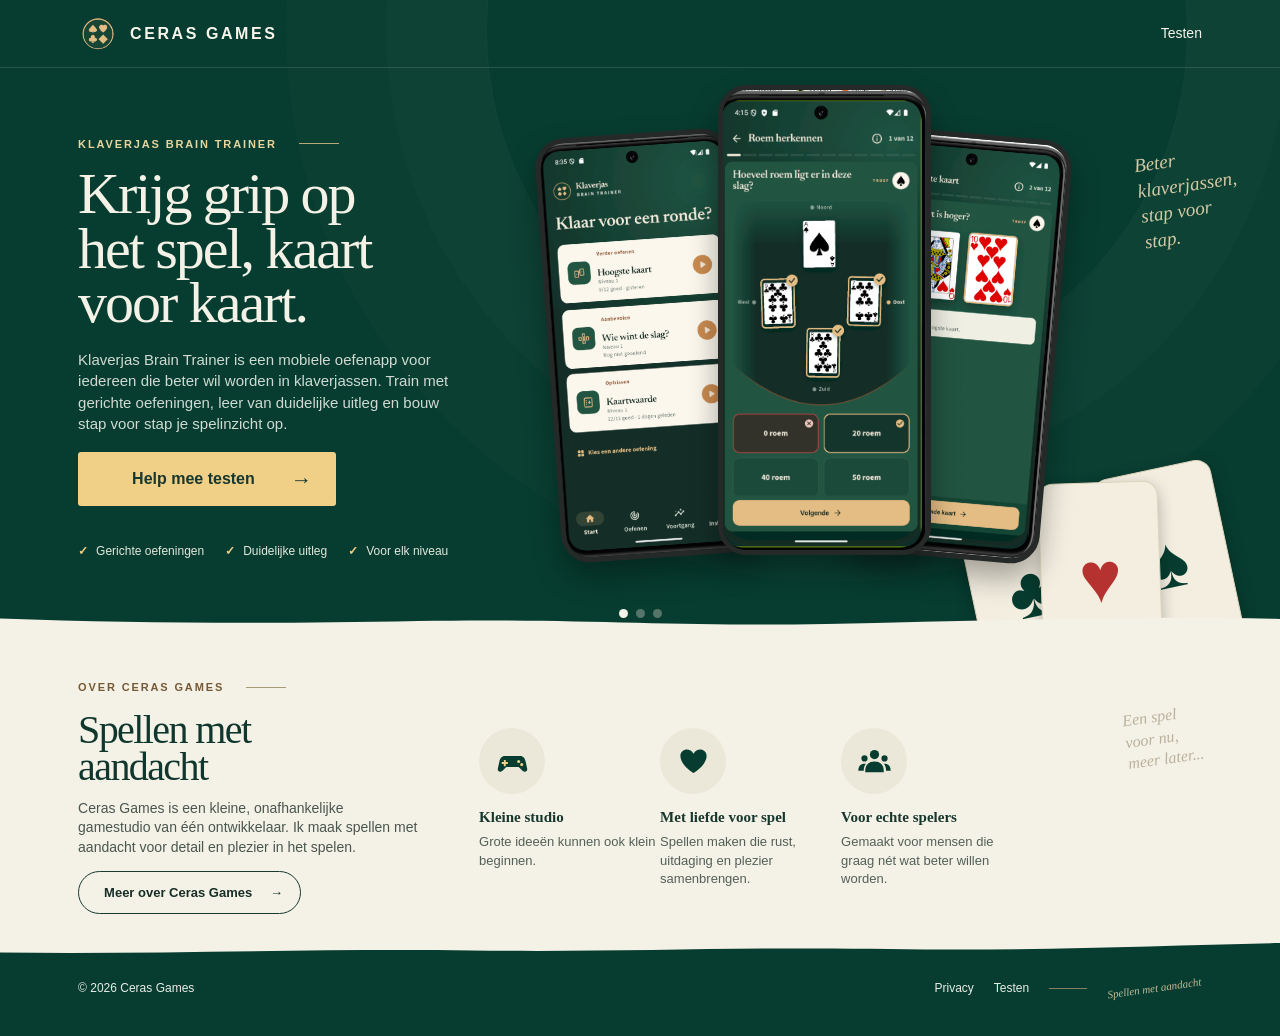
<file: index.html>
<!doctype html>
<html lang="nl">
  <head>
    <meta charset="utf-8">
    <meta name="viewport" content="width=device-width, initial-scale=1">
    <meta name="description" content="Ceras Games maakt kleine spellen met aandacht voor detail en plezier in het spelen. Ontdek Klaverjas Brain Trainer.">
    <meta name="theme-color" content="#073d30">
    <title>Ceras Games — spellen met aandacht</title>
    <link rel="icon" type="image/png" sizes="512x512" href="assets/app-icon.png">
    <link rel="apple-touch-icon" href="assets/app-icon.png">
    <link rel="stylesheet" href="home.css">
  </head>
  <body>
    <header class="header">
      <a class="brand" href="index.html#top" aria-label="Ceras Games, naar boven"><img src="assets/app-icon.png" width="40" height="40" alt=""><span>CERAS GAMES</span></a>
      <nav aria-label="Hoofdnavigatie">
        <a href="index.html#nieuws" hidden>Nieuws</a>
        <a href="/testen">Testen</a>
      </nav>
    </header>
    <main id="top">
      <section class="hero" id="games">
        <div class="wrap hero-wrap">
          <div class="hero-copy">
            <p class="eyebrow">KLAVERJAS BRAIN TRAINER <i></i></p>
            <h1>Krijg grip op<br>het spel, kaart<br>voor kaart.</h1>
            <p class="intro">Klaverjas Brain Trainer is een mobiele oefenapp voor iedereen die beter wil worden in klaverjassen. Train met gerichte oefeningen, leer van duidelijke uitleg en bouw stap voor stap je spelinzicht op.</p>
            <a class="primary" href="/testen">Help mee testen <span>→</span></a>
            <ul class="benefits">
              <li>Gerichte oefeningen</li>
              <li>Duidelijke uitleg</li>
              <li>Voor elk niveau</li>
            </ul>
          </div>
          <div class="phones" aria-label="Screenshots van Klaverjas Brain Trainer">
            <figure class="phone back left"><img src="assets/klaverjas-startscherm.png" alt="Startscherm met klaverjasoefeningen"></figure>
            <figure class="phone back right"><img src="assets/klaverjas-kaartoefening.png" alt="Kaartoefening in de app"></figure>
            <figure class="phone front"><img src="assets/klaverjas-oefening.png" alt="Oefening Roem herkennen"></figure>
            <p class="scribble">Beter<br>klaverjassen,<br>stap voor<br>stap.</p>
            <div class="cards" aria-hidden="true"><span>♣</span><span>♥</span><span>♠</span></div>
          </div>
        </div>
        <div class="dots"><i></i><i></i><i></i></div>
      </section>
      <section class="about">
        <div class="wrap about-wrap">
          <div>
            <p class="eyebrow dark">OVER CERAS GAMES <i></i></p>
            <h2>Spellen met<br>aandacht</h2>
            <p class="about-text">Ceras Games is een kleine, onafhankelijke gamestudio van één ontwikkelaar. Ik maak spellen met aandacht voor detail en plezier in het spelen.</p>
            <a class="outline" href="index.html#nieuws" hidden>Meer over Ceras Games <span>→</span></a>
          </div>
          <div class="principles">
            <article>
              <span><svg viewBox="0 0 48 48" aria-hidden="true"><path d="M14 17h20c4 0 6 3 7 7l2 9c1 4-3 6-6 3l-5-5H16l-5 5c-3 3-7 1-6-3l2-9c1-4 3-7 7-7Z" fill="#073d30"/><path d="M14 22v8m-4-4h8" stroke="#f0cf87" stroke-width="2.5"/><circle cx="32" cy="24" r="2" fill="#f0cf87"/><circle cx="36" cy="28" r="2" fill="#f0cf87"/></svg></span>
              <h3>Kleine studio</h3><p>Grote ideeën kunnen ook klein beginnen.</p>
            </article>
            <article>
              <span><svg viewBox="0 0 48 48" aria-hidden="true"><path d="M24 39S7 29 7 17c0-9 12-12 17-3 5-9 17-6 17 3 0 12-17 22-17 22Z" fill="#073d30"/></svg></span>
              <h3>Met liefde voor spel</h3><p>Spellen maken die rust, uitdaging en plezier samenbrengen.</p>
            </article>
            <article>
              <span><svg viewBox="0 0 48 48" aria-hidden="true"><circle cx="24" cy="15" r="6" fill="#073d30"/><circle cx="11" cy="20" r="4" fill="#073d30"/><circle cx="37" cy="20" r="4" fill="#073d30"/><path d="M12 36c0-8 5-12 12-12s12 4 12 12v2H12Zm-9 0c0-6 3-9 8-9h2c-2 2-3 5-3 9Zm31-9h3c5 0 8 3 8 9H39c0-4-1-7-3-9Z" fill="#073d30"/></svg></span>
              <h3>Voor echte spelers</h3><p>Gemaakt voor mensen die graag nét wat beter willen worden.</p>
            </article>
          </div>
          <p class="scribble about-note">Een spel<br>voor nu,<br>meer later...</p>
        </div>
      </section>
      <section class="news" id="nieuws" hidden>
        <div class="wrap news-wrap">
          <div class="news-heading">
            <div><p class="eyebrow dark">NIEUWS <i></i></p><h2>Het laatste<br>van Ceras Games</h2><p>Updates, aankondigingen en een kijkje achter de schermen.</p></div>
            <a href="index.html#nieuws">Bekijk alle nieuwsberichten <span>→</span></a>
          </div>
          <div class="news-grid">
            <article class="story"><div class="thumb cards-thumb"><span>♥</span><span>♠</span><span>♣</span><b>✦</b></div><div class="story-body"><time>12 JAN 2026</time><h3>Klaverjas Brain Trainer nu beschikbaar</h3><p>De app is vanaf vandaag te downloaden op iOS en Android.</p><a href="/testen" aria-label="Lees meer">→</a></div></article>
            <article class="story"><div class="thumb stats-thumb"><span>◉</span><b>▮▮▮</b></div><div class="story-body"><time>5 JAN 2026</time><h3>Nieuwe oefeningen en statistieken</h3><p>We werken aan nieuwe oefeningen en een overzicht van je voortgang. Stay tuned!</p><a href="/testen" aria-label="Lees meer">→</a></div></article>
            <article class="story"><div class="thumb mug-thumb"><span>☕</span></div><div class="story-body"><time>22 DEC 2025</time><h3>Achter de schermen</h3><p>Een kijkje in het ontwikkelingsproces van Klaverjas Brain Trainer.</p><a href="/testen" aria-label="Lees meer">→</a></div></article>
          </div>
          <span class="scribble news-note">Goede<br>spellen blijven<br>hangen.</span>
        </div>
      </section>
    </main>
    <footer>
      <div class="wrap">
        <p>© 2026 Ceras Games</p>
        <nav aria-label="Footer"><a href="privacy.html">Privacy</a><a href="/testen">Testen</a><i></i><span class="scribble">Spellen met aandacht</span></nav>
      </div>
    </footer>
  </body>
</html>
</file>
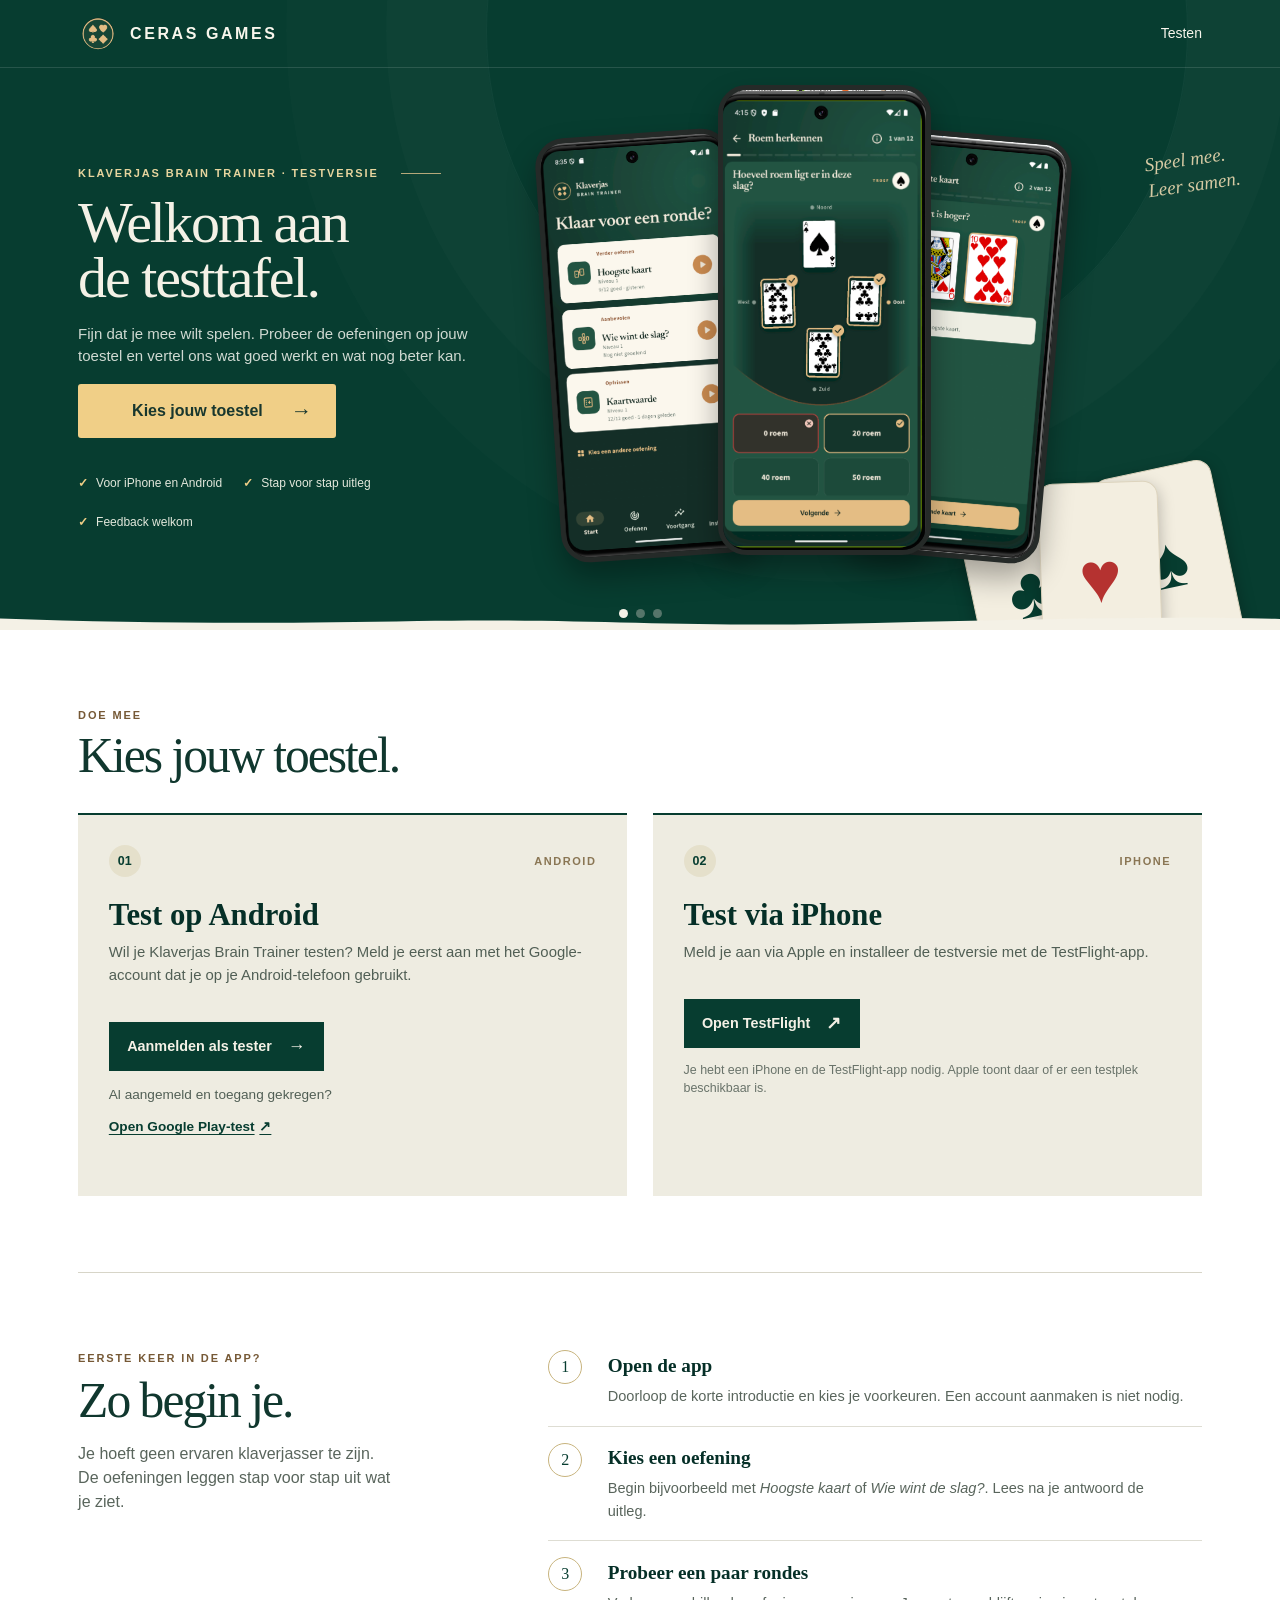
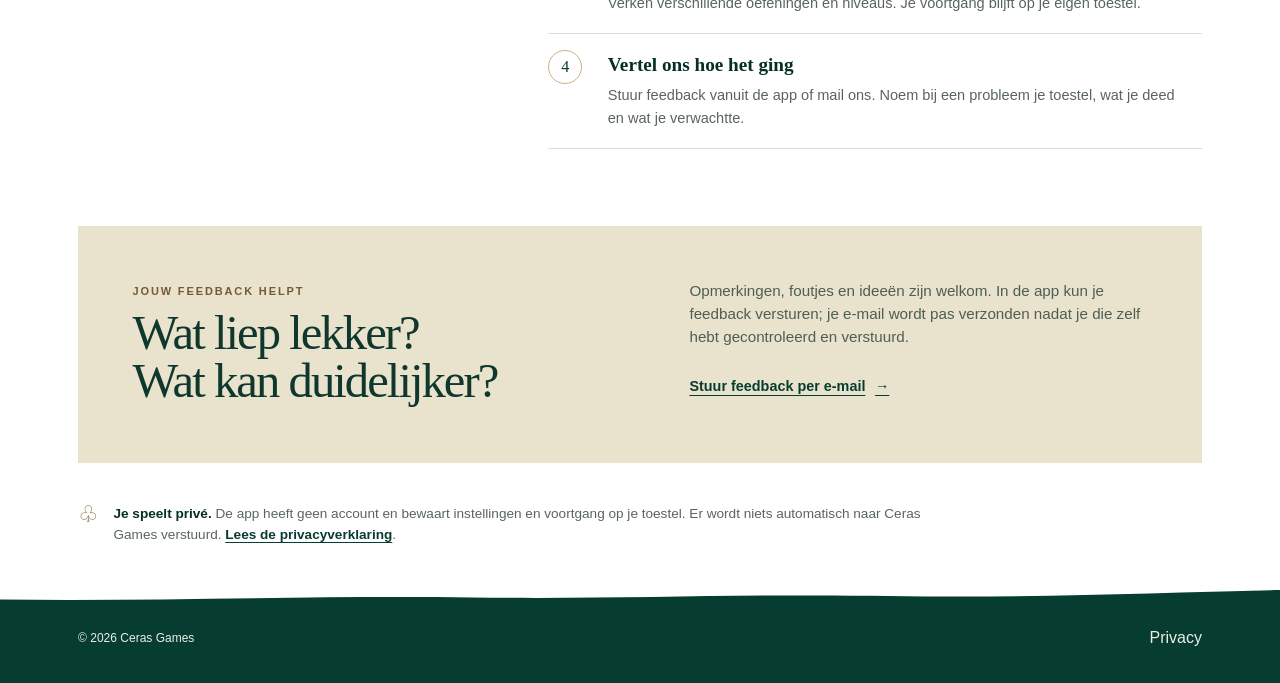
<file: testen/index.html>
<!doctype html>
<html lang="nl">
  <head>
    <meta charset="utf-8">
    <meta name="viewport" content="width=device-width, initial-scale=1">
    <meta name="description" content="Welkom bij de test van Klaverjas Brain Trainer. Doe mee via Google Play op Android of via TestFlight op iPhone.">
    <meta name="theme-color" content="#073d30">
    <title>Test mee — Klaverjas Brain Trainer | Ceras Games</title>
    <link rel="icon" type="image/png" sizes="512x512" href="../assets/app-icon.png">
    <link rel="apple-touch-icon" href="../assets/app-icon.png">
    <link rel="stylesheet" href="../home.css">
    <link rel="stylesheet" href="testen.css">
  </head>
  <body>
    <header class="header">
      <a class="brand" href="../index.html#top" aria-label="Ceras Games, home"><img src="../assets/app-icon.png" width="40" height="40" alt=""><span>CERAS GAMES</span></a>
      <nav aria-label="Hoofdnavigatie">
        <a href="../index.html#nieuws" hidden>Nieuws</a>
        <a href="/testen" aria-current="page">Testen</a>
      </nav>
    </header>
    <main class="tester-main">
      <section class="hero" aria-labelledby="test-title">
        <div class="wrap hero-wrap">
          <div class="hero-copy">
            <p class="eyebrow">KLAVERJAS BRAIN TRAINER · TESTVERSIE <i></i></p>
            <h1 id="test-title">Welkom aan<br>de testtafel.</h1>
            <p class="intro">Fijn dat je mee wilt spelen. Probeer de oefeningen op jouw toestel en vertel ons wat goed werkt en wat nog beter kan.</p>
            <a class="primary" href="#aanmelden">Kies jouw toestel <span aria-hidden="true">→</span></a>
            <ul class="benefits" aria-label="Wat je als tester kunt verwachten">
              <li>Voor iPhone en Android</li>
              <li>Stap voor stap uitleg</li>
              <li>Feedback welkom</li>
            </ul>
          </div>
          <div class="phones" aria-label="Screenshots van Klaverjas Brain Trainer">
            <figure class="phone back left"><img src="../assets/klaverjas-startscherm.png" alt="Startscherm met klaverjasoefeningen"></figure>
            <figure class="phone back right"><img src="../assets/klaverjas-kaartoefening.png" alt="Kaartoefening in de app"></figure>
            <figure class="phone front"><img src="../assets/klaverjas-oefening.png" alt="Oefening Roem herkennen"></figure>
            <p class="scribble">Speel mee.<br>Leer samen.</p>
            <div class="cards" aria-hidden="true"><span>♣</span><span>♥</span><span>♠</span></div>
          </div>
        </div>
        <div class="dots" aria-hidden="true"><i></i><i></i><i></i></div>
      </section>

      <section class="tester-join wrap" id="aanmelden" aria-labelledby="join-title">
        <div class="tester-section-heading">
          <p class="tester-eyebrow">DOE MEE</p>
          <h2 id="join-title">Kies jouw toestel.</h2>
        </div>
        <div class="join-options">
          <article class="join-option android-option">
            <div class="option-topline"><span class="option-index">01</span><span class="option-platform">ANDROID</span></div>
            <h3>Test op Android</h3>
            <p>Wil je Klaverjas Brain Trainer testen? Meld je eerst aan met het Google-account dat je op je Android-telefoon gebruikt.</p>
            <a class="option-button" href="mailto:info@cerasgames.com?subject=Aanmelden%20Android-test%20Klaverjas%20Brain%20Trainer&amp;body=Hoi%20Ceras%20Games%2C%0D%0A%0D%0AIk%20wil%20graag%20meedoen%20aan%20de%20Android-test%20van%20Klaverjas%20Brain%20Trainer.%0D%0A%0D%0AE-mailadres%20van%20mijn%20Google-account%20(alleen%20als%20dit%20anders%20is%20dan%20het%20afzenderadres)%3A%0D%0A%0D%0AGroet!">Aanmelden als tester <span aria-hidden="true">→</span></a>
            <p class="option-returning"><span>Al aangemeld en toegang gekregen?</span><a href="https://play.google.com/apps/testing/com.cerasgames.klaverjasbraintrainer" target="_blank" rel="noopener noreferrer">Open Google Play-test <span aria-hidden="true">↗</span></a></p>
          </article>
          <article class="join-option apple-option">
            <div class="option-topline"><span class="option-index">02</span><span class="option-platform">IPHONE</span></div>
            <h3>Test via iPhone</h3>
            <p>Meld je aan via Apple en installeer de testversie met de TestFlight-app.</p>
            <a class="option-button" href="https://testflight.apple.com/join/pzFWkw8M" target="_blank" rel="noopener noreferrer">Open TestFlight <span aria-hidden="true">↗</span></a>
            <p class="option-footnote">Je hebt een iPhone en de TestFlight-app nodig. Apple toont daar of er een testplek beschikbaar is.</p>
          </article>
        </div>
      </section>

      <section class="tester-onboarding wrap" aria-labelledby="onboarding-title">
        <div class="onboarding-intro">
          <p class="tester-eyebrow">EERSTE KEER IN DE APP?</p>
          <h2 id="onboarding-title">Zo begin je.</h2>
          <p>Je hoeft geen ervaren klaverjasser te zijn. De oefeningen leggen stap voor stap uit wat je ziet.</p>
        </div>
        <ol class="onboarding-steps">
          <li><span>1</span><div><h3>Open de app</h3><p>Doorloop de korte introductie en kies je voorkeuren. Een account aanmaken is niet nodig.</p></div></li>
          <li><span>2</span><div><h3>Kies een oefening</h3><p>Begin bijvoorbeeld met <em>Hoogste kaart</em> of <em>Wie wint de slag?</em>. Lees na je antwoord de uitleg.</p></div></li>
          <li><span>3</span><div><h3>Probeer een paar rondes</h3><p>Verken verschillende oefeningen en niveaus. Je voortgang blijft op je eigen toestel.</p></div></li>
          <li><span>4</span><div><h3>Vertel ons hoe het ging</h3><p>Stuur feedback vanuit de app of mail ons. Noem bij een probleem je toestel, wat je deed en wat je verwachtte.</p></div></li>
        </ol>
      </section>

      <section class="tester-feedback wrap" aria-labelledby="feedback-title">
        <div>
          <p class="tester-eyebrow">JOUW FEEDBACK HELPT</p>
          <h2 id="feedback-title">Wat liep lekker?<br>Wat kan duidelijker?</h2>
        </div>
        <div class="feedback-copy">
          <p>Opmerkingen, foutjes en ideeën zijn welkom. In de app kun je feedback versturen; je e-mail wordt pas verzonden nadat je die zelf hebt gecontroleerd en verstuurd.</p>
          <a class="feedback-link" href="mailto:info@cerasgames.com?subject=Feedback%20test%20Klaverjas%20Brain%20Trainer&amp;body=Hoi%20Ceras%20Games%2C%0D%0A%0D%0AIk%20heb%20de%20testversie%20geprobeerd.%0D%0A%0D%0ADit%20ging%20goed%3A%20%0D%0ADit%20kan%20duidelijker%3A%20%0D%0AToestel%20en%20versie%20(optioneel)%3A%20%0D%0A%0D%0AGroet%2C">Stuur feedback per e-mail <span aria-hidden="true">→</span></a>
        </div>
      </section>

      <aside class="tester-privacy wrap">
        <span aria-hidden="true">♧</span>
        <p><strong>Je speelt privé.</strong> De app heeft geen account en bewaart instellingen en voortgang op je toestel. Er wordt niets automatisch naar Ceras Games verstuurd. <a href="../privacy.html">Lees de privacyverklaring</a>.</p>
      </aside>
    </main>
    <footer class="tester-footer"><div class="wrap"><p>© <span id="year">2026</span> Ceras Games</p><a href="../privacy.html">Privacy</a></div></footer>
    <script>document.getElementById('year').textContent = new Date().getFullYear();</script>
  </body>
</html>
</file>
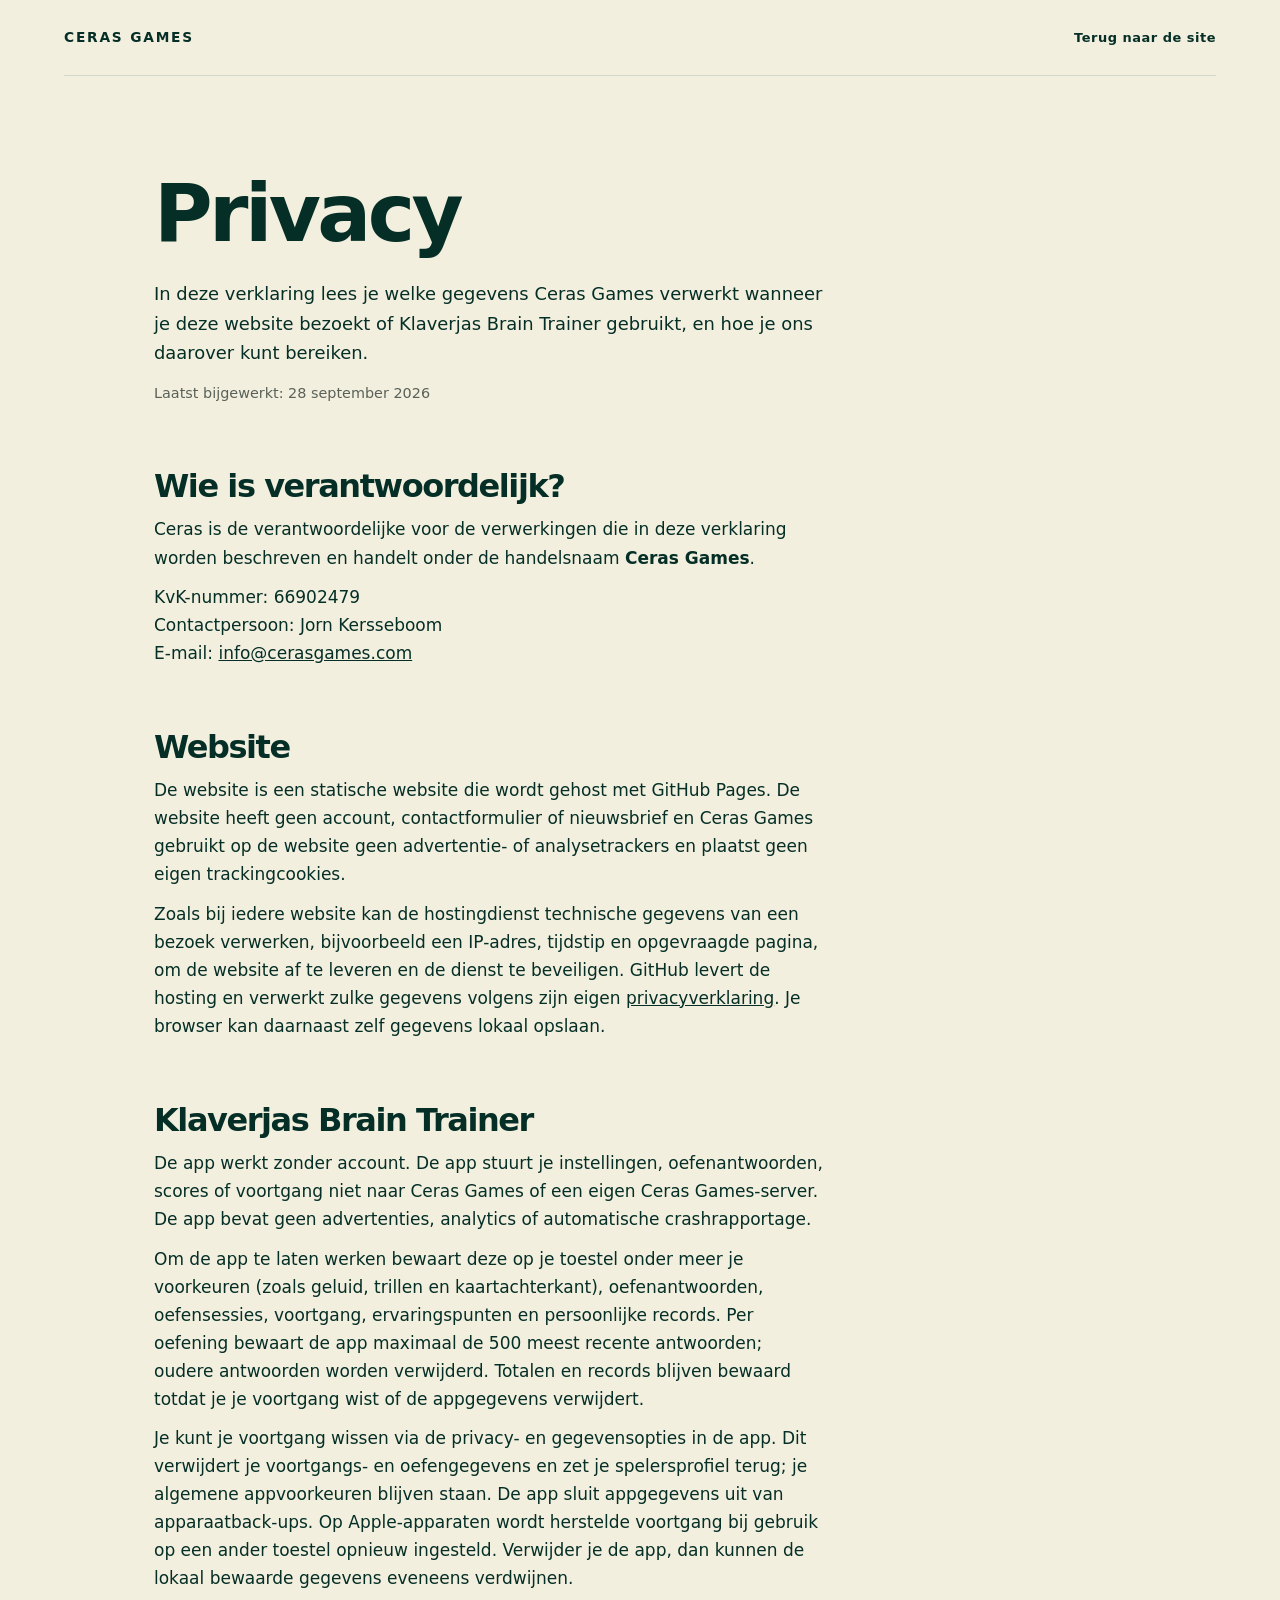
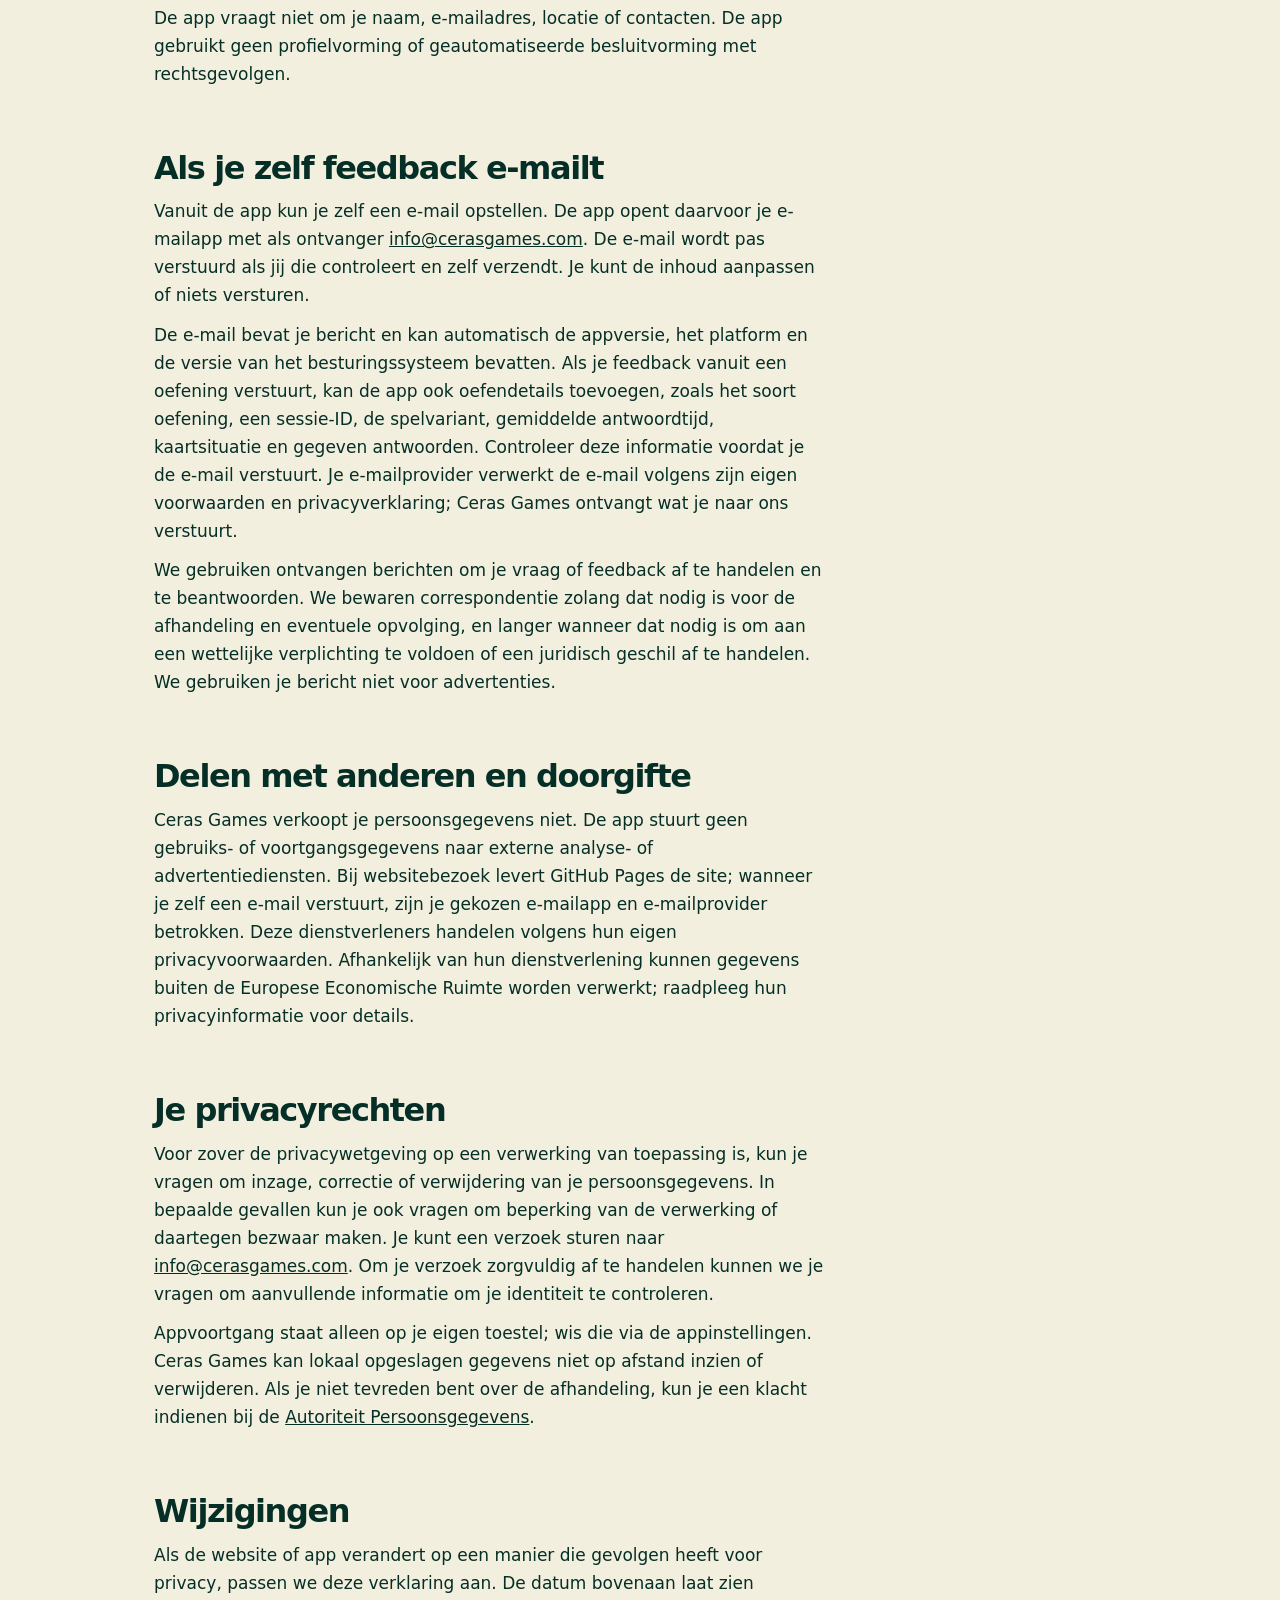
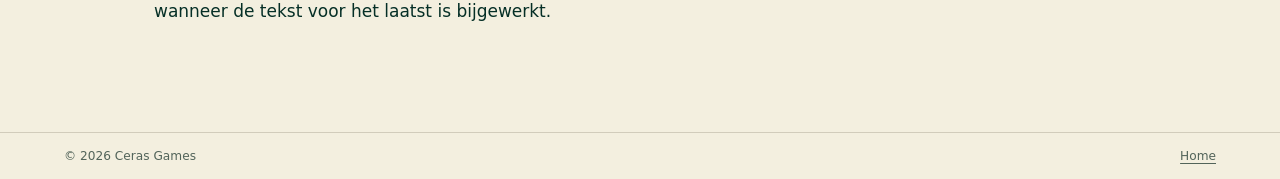
<file: privacy.html>
<!doctype html>
<html lang="nl">
  <head>
    <meta charset="utf-8">
    <meta name="viewport" content="width=device-width, initial-scale=1">
    <meta name="description" content="Lees hoe Ceras Games met persoonsgegevens omgaat.">
    <title>Privacy — Ceras Games</title>
    <link rel="icon" href="favicon.svg" type="image/svg+xml">
    <link rel="stylesheet" href="styles.css">
  </head>
  <body>
    <header class="site-header">
      <nav class="site-nav" aria-label="Hoofdnavigatie">
        <a class="wordmark" href="index.html" aria-label="Ceras Games, home">CERAS GAMES</a>
        <div class="nav-links"><a class="nav-link" href="index.html">Terug naar de site</a></div>
      </nav>
    </header>
    <main class="privacy-page">
      <h1>Privacy</h1>
      <p class="privacy-intro">In deze verklaring lees je welke gegevens Ceras Games verwerkt wanneer je deze website bezoekt of Klaverjas Brain Trainer gebruikt, en hoe je ons daarover kunt bereiken.</p>
      <p class="privacy-updated">Laatst bijgewerkt: 28 september 2026</p>
      <section aria-labelledby="privacy-controller">
        <h2 id="privacy-controller">Wie is verantwoordelijk?</h2>
        <p>Ceras is de verantwoordelijke voor de verwerkingen die in deze verklaring worden beschreven en handelt onder de handelsnaam <strong>Ceras Games</strong>.</p>
        <p>KvK-nummer: 66902479<br>Contactpersoon: Jorn Kersseboom<br>E-mail: <a href="mailto:info@cerasgames.com">info@cerasgames.com</a></p>
      </section>
      <section aria-labelledby="privacy-website">
        <h2 id="privacy-website">Website</h2>
        <p>De website is een statische website die wordt gehost met GitHub Pages. De website heeft geen account, contactformulier of nieuwsbrief en Ceras Games gebruikt op de website geen advertentie- of analysetrackers en plaatst geen eigen trackingcookies.</p>
        <p>Zoals bij iedere website kan de hostingdienst technische gegevens van een bezoek verwerken, bijvoorbeeld een IP-adres, tijdstip en opgevraagde pagina, om de website af te leveren en de dienst te beveiligen. GitHub levert de hosting en verwerkt zulke gegevens volgens zijn eigen <a href="https://docs.github.com/en/site-policy/privacy-policies/github-privacy-statement">privacyverklaring</a>. Je browser kan daarnaast zelf gegevens lokaal opslaan.</p>
      </section>
      <section aria-labelledby="privacy-app">
        <h2 id="privacy-app">Klaverjas Brain Trainer</h2>
        <p>De app werkt zonder account. De app stuurt je instellingen, oefenantwoorden, scores of voortgang niet naar Ceras Games of een eigen Ceras Games-server. De app bevat geen advertenties, analytics of automatische crashrapportage.</p>
        <p>Om de app te laten werken bewaart deze op je toestel onder meer je voorkeuren (zoals geluid, trillen en kaartachterkant), oefenantwoorden, oefensessies, voortgang, ervaringspunten en persoonlijke records. Per oefening bewaart de app maximaal de 500 meest recente antwoorden; oudere antwoorden worden verwijderd. Totalen en records blijven bewaard totdat je je voortgang wist of de appgegevens verwijdert.</p>
        <p>Je kunt je voortgang wissen via de privacy- en gegevensopties in de app. Dit verwijdert je voortgangs- en oefengegevens en zet je spelersprofiel terug; je algemene appvoorkeuren blijven staan. De app sluit appgegevens uit van apparaatback-ups. Op Apple-apparaten wordt herstelde voortgang bij gebruik op een ander toestel opnieuw ingesteld. Verwijder je de app, dan kunnen de lokaal bewaarde gegevens eveneens verdwijnen.</p>
        <p>De app vraagt niet om je naam, e-mailadres, locatie of contacten. De app gebruikt geen profielvorming of geautomatiseerde besluitvorming met rechtsgevolgen.</p>
      </section>
      <section aria-labelledby="privacy-feedback">
        <h2 id="privacy-feedback">Als je zelf feedback e-mailt</h2>
        <p>Vanuit de app kun je zelf een e-mail opstellen. De app opent daarvoor je e-mailapp met als ontvanger <a href="mailto:info@cerasgames.com">info@cerasgames.com</a>. De e-mail wordt pas verstuurd als jij die controleert en zelf verzendt. Je kunt de inhoud aanpassen of niets versturen.</p>
        <p>De e-mail bevat je bericht en kan automatisch de appversie, het platform en de versie van het besturingssysteem bevatten. Als je feedback vanuit een oefening verstuurt, kan de app ook oefendetails toevoegen, zoals het soort oefening, een sessie-ID, de spelvariant, gemiddelde antwoordtijd, kaartsituatie en gegeven antwoorden. Controleer deze informatie voordat je de e-mail verstuurt. Je e-mailprovider verwerkt de e-mail volgens zijn eigen voorwaarden en privacyverklaring; Ceras Games ontvangt wat je naar ons verstuurt.</p>
        <p>We gebruiken ontvangen berichten om je vraag of feedback af te handelen en te beantwoorden. We bewaren correspondentie zolang dat nodig is voor de afhandeling en eventuele opvolging, en langer wanneer dat nodig is om aan een wettelijke verplichting te voldoen of een juridisch geschil af te handelen. We gebruiken je bericht niet voor advertenties.</p>
      </section>
      <section aria-labelledby="privacy-recipients">
        <h2 id="privacy-recipients">Delen met anderen en doorgifte</h2>
        <p>Ceras Games verkoopt je persoonsgegevens niet. De app stuurt geen gebruiks- of voortgangsgegevens naar externe analyse- of advertentiediensten. Bij websitebezoek levert GitHub Pages de site; wanneer je zelf een e-mail verstuurt, zijn je gekozen e-mailapp en e-mailprovider betrokken. Deze dienstverleners handelen volgens hun eigen privacyvoorwaarden. Afhankelijk van hun dienstverlening kunnen gegevens buiten de Europese Economische Ruimte worden verwerkt; raadpleeg hun privacyinformatie voor details.</p>
      </section>
      <section aria-labelledby="privacy-rights">
        <h2 id="privacy-rights">Je privacyrechten</h2>
        <p>Voor zover de privacywetgeving op een verwerking van toepassing is, kun je vragen om inzage, correctie of verwijdering van je persoonsgegevens. In bepaalde gevallen kun je ook vragen om beperking van de verwerking of daartegen bezwaar maken. Je kunt een verzoek sturen naar <a href="mailto:info@cerasgames.com">info@cerasgames.com</a>. Om je verzoek zorgvuldig af te handelen kunnen we je vragen om aanvullende informatie om je identiteit te controleren.</p>
        <p>Appvoortgang staat alleen op je eigen toestel; wis die via de appinstellingen. Ceras Games kan lokaal opgeslagen gegevens niet op afstand inzien of verwijderen. Als je niet tevreden bent over de afhandeling, kun je een klacht indienen bij de <a href="https://autoriteitpersoonsgegevens.nl/">Autoriteit Persoonsgegevens</a>.</p>
      </section>
      <section aria-labelledby="privacy-changes">
        <h2 id="privacy-changes">Wijzigingen</h2>
        <p>Als de website of app verandert op een manier die gevolgen heeft voor privacy, passen we deze verklaring aan. De datum bovenaan laat zien wanneer de tekst voor het laatst is bijgewerkt.</p>
      </section>
    </main>
    <footer><p>© <span id="year">2026</span> Ceras Games</p><a href="index.html">Home</a></footer>
    <script>document.getElementById('year').textContent = new Date().getFullYear();</script>
  </body>
</html>
</file>
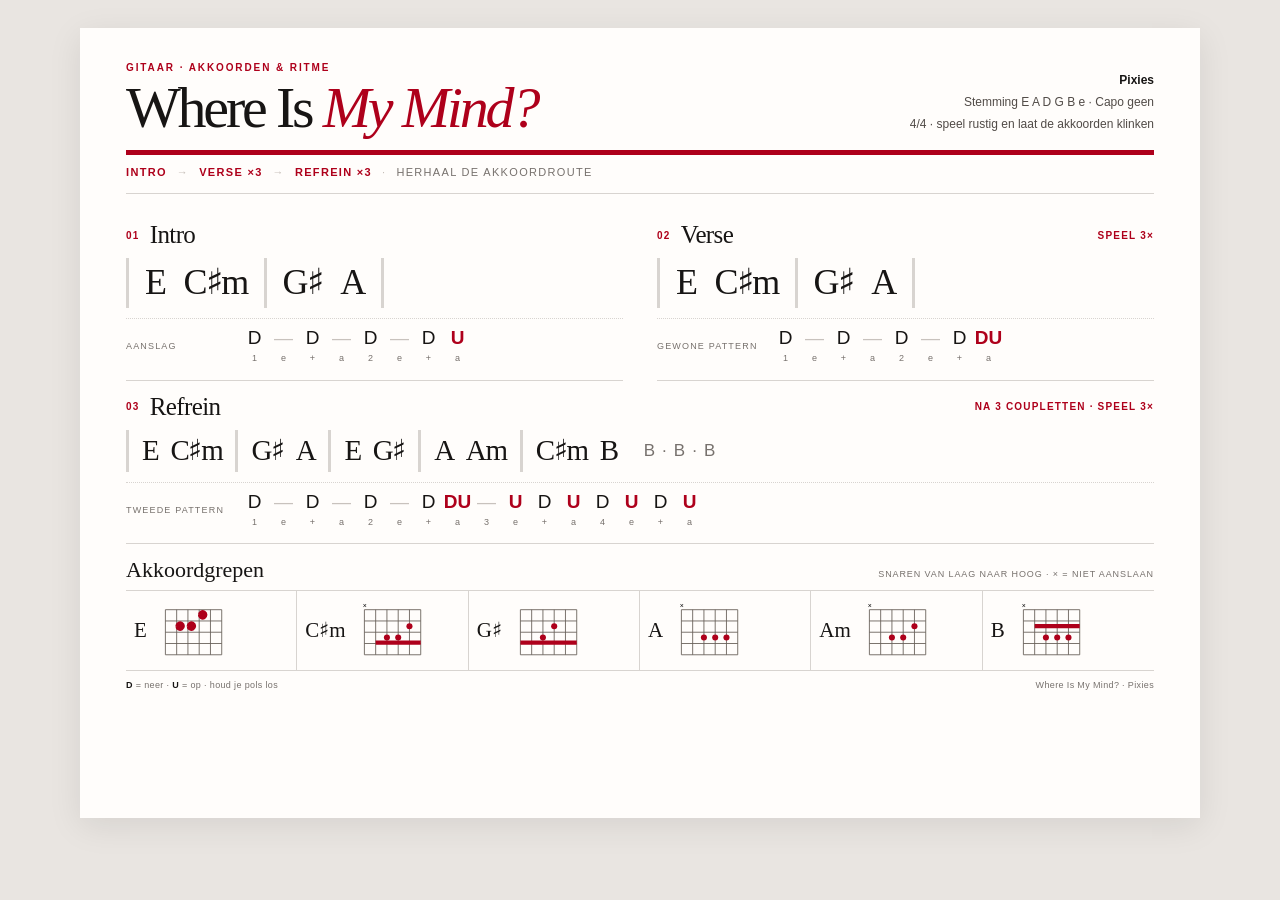
<file: where-is-my-mind-gitaarles.html>
<!doctype html>
<html lang="nl">
<head>
<meta charset="utf-8">
<meta name="viewport" content="width=device-width, initial-scale=1">
<title>Where Is My Mind? — gitaarakkoorden</title>
<style>
:root{--red:#ae001b;--ink:#171514;--grey:#77716d;--rule:#d8d4d0;--paper:#fffdfb;--serif:Georgia,'Times New Roman',serif;--sans:Arial,Helvetica,sans-serif}
*{box-sizing:border-box}body{margin:0;background:#e9e5e1;color:var(--ink);font-family:var(--sans)}.sheet{width:min(1120px,100%);min-height:790px;margin:28px auto;background:var(--paper);padding:34px 46px 24px;box-shadow:0 8px 32px #00000016}.top{display:flex;justify-content:space-between;align-items:flex-end;border-bottom:5px solid var(--red);padding-bottom:15px}.kicker{font-size:10px;letter-spacing:.19em;text-transform:uppercase;color:var(--red);font-weight:bold}.title{font:58px/.95 var(--serif);letter-spacing:-.055em;margin:7px 0 0}.title em{font-weight:normal;color:var(--red)}.meta{text-align:right;font-size:12px;line-height:1.8;color:#514b47}.meta b{color:var(--ink)}.form{display:flex;align-items:center;gap:10px;padding:11px 0 15px;border-bottom:1px solid var(--rule);font-size:11px;letter-spacing:.12em;text-transform:uppercase;color:var(--grey)}.form b{color:var(--red);font-weight:bold}.sep{color:#c5beb8}.sections{display:grid;grid-template-columns:1fr 1fr;gap:0 34px;padding-top:15px}.part{padding:12px 0 15px;border-bottom:1px solid var(--rule)}.part.wide{grid-column:1/-1}.part-heading{display:flex;align-items:center;gap:10px;margin-bottom:9px}.part-heading .number{font-size:10px;font-weight:bold;letter-spacing:.13em;color:var(--red)}.part-heading h2{font:25px var(--serif);margin:0;letter-spacing:-.025em}.repeat{margin-left:auto;color:var(--red);font-size:10px;letter-spacing:.12em;text-transform:uppercase;font-weight:bold}.measure{display:flex;align-items:center;flex-wrap:wrap;gap:0}.bar{display:flex;align-items:center;gap:18px;border-left:3px solid var(--rule);padding:0 16px;min-height:50px}.bar:last-child{border-right:3px solid var(--rule)}.chord{font:36px/.98 var(--serif);letter-spacing:-.045em;white-space:nowrap}.bar.small{gap:12px;padding-left:13px;padding-right:13px;min-height:42px}.bar.small .chord{font-size:29px}.inline-loop{display:flex;align-items:center;gap:7px;font-size:17px;color:var(--grey);margin:0 0 0 13px}.pattern{display:grid;grid-template-columns:104px auto;align-items:center;gap:10px;margin-top:10px;padding-top:9px;border-top:1px dotted var(--rule)}.pattern-label{font-size:9px;letter-spacing:.13em;text-transform:uppercase;color:var(--grey)}.pattern-row{display:flex;align-items:flex-start;gap:0;flex-wrap:wrap}.stroke{min-width:29px;text-align:center;font:19px/1 var(--sans);font-weight:500}.stroke.mute{color:#c8c2bd}.stroke.up{color:var(--red);font-weight:bold}.stroke small{display:block;font:9px/1.4 var(--sans);font-weight:normal;color:var(--grey);margin-top:5px}.pattern-note{font:italic 13px var(--serif);color:var(--grey);margin-left:14px;align-self:center}.chords-head{display:flex;justify-content:space-between;align-items:baseline;padding-top:13px}.chords-head h2{font:22px var(--serif);margin:0}.chords-head span{font-size:9px;letter-spacing:.1em;text-transform:uppercase;color:var(--grey)}.chord-strip{display:grid;grid-template-columns:repeat(6,1fr);margin-top:7px;border-top:1px solid var(--rule);border-bottom:1px solid var(--rule)}.diagram-card{display:grid;grid-template-columns:auto 1fr;align-items:center;gap:8px;padding:6px 8px;border-right:1px solid var(--rule)}.diagram-card:last-child{border-right:0}.diagram-card strong{font:21px var(--serif);white-space:nowrap}.diagram-card svg{width:78px;height:67px;display:block}.foot{display:flex;justify-content:space-between;align-items:center;padding-top:9px;font-size:9px;letter-spacing:.04em;color:var(--grey)}.foot strong{color:var(--ink);font-weight:600}
@media(max-width:700px){.sheet{margin:0;padding:22px 18px;min-height:100vh}.title{font-size:45px}.sections{grid-template-columns:1fr}.part.wide{grid-column:auto}.chord-strip{grid-template-columns:repeat(3,1fr)}.diagram-card:nth-child(3){border-right:0}.diagram-card:nth-child(-n+3){border-bottom:1px solid var(--rule)}.diagram-card{justify-content:center}.meta{font-size:10px}.bar{gap:11px;padding:0 10px}.chord{font-size:31px}.pattern{grid-template-columns:85px auto}}
@page{size:A4 landscape;margin:8mm}
@media print{body{background:white}.sheet{width:auto;min-height:0;margin:0;padding:0;box-shadow:none}.top{padding-bottom:10px;border-bottom-width:4px}.title{font-size:46px}.sections{padding-top:7px;gap:0 28px}.part{padding:7px 0 9px}.part-heading{margin-bottom:5px}.part-heading h2{font-size:21px}.bar{min-height:39px;gap:13px;padding:0 11px}.chord{font-size:31px}.bar.small{min-height:34px}.bar.small .chord{font-size:25px}.pattern{margin-top:6px;padding-top:6px;grid-template-columns:95px auto}.stroke{min-width:25px;font-size:16px}.stroke small{font-size:8px;margin-top:3px}.chords-head{padding-top:8px}.chords-head h2{font-size:18px}.diagram-card{padding:3px 6px}.diagram-card strong{font-size:17px}.diagram-card svg{height:54px;width:70px}.foot{padding-top:5px}.form{padding:8px 0 9px}}
</style>
</head>
<body>
<main class="sheet">
<header class="top"><div><div class="kicker">Gitaar · akkoorden & ritme</div><h1 class="title">Where Is <em>My Mind?</em></h1></div><div class="meta"><b>Pixies</b><br>Stemming E A D G B e · Capo geen<br>4/4 · speel rustig en laat de akkoorden klinken</div></header>
<div class="form"><b>Intro</b><span class="sep">→</span><b>Verse ×3</b><span class="sep">→</span><b>Refrein ×3</b><span class="sep">·</span><span>herhaal de akkoordroute</span></div>
<div class="sections">
<section class="part"><div class="part-heading"><span class="number">01</span><h2>Intro</h2></div><div class="measure"><span class="bar"><span class="chord">E</span><span class="chord">C♯m</span></span><span class="bar"><span class="chord">G♯</span><span class="chord">A</span></span></div><div class="pattern"><span class="pattern-label">Aanslag</span><div class="pattern-row"><span class="stroke">D<small>1</small></span><span class="stroke mute">—<small>e</small></span><span class="stroke">D<small>+</small></span><span class="stroke mute">—<small>a</small></span><span class="stroke">D<small>2</small></span><span class="stroke mute">—<small>e</small></span><span class="stroke">D<small>+</small></span><span class="stroke up">U<small>a</small></span></div></div></section>
<section class="part"><div class="part-heading"><span class="number">02</span><h2>Verse</h2><span class="repeat">Speel 3×</span></div><div class="measure"><span class="bar"><span class="chord">E</span><span class="chord">C♯m</span></span><span class="bar"><span class="chord">G♯</span><span class="chord">A</span></span></div><div class="pattern"><span class="pattern-label">Gewone pattern</span><div class="pattern-row"><span class="stroke">D<small>1</small></span><span class="stroke mute">—<small>e</small></span><span class="stroke">D<small>+</small></span><span class="stroke mute">—<small>a</small></span><span class="stroke">D<small>2</small></span><span class="stroke mute">—<small>e</small></span><span class="stroke">D<small>+</small></span><span class="stroke up">DU<small>a</small></span></div></div></section>
<section class="part wide"><div class="part-heading"><span class="number">03</span><h2>Refrein</h2><span class="repeat">Na 3 coupletten · speel 3×</span></div><div class="measure"><span class="bar small"><span class="chord">E</span><span class="chord">C♯m</span></span><span class="bar small"><span class="chord">G♯</span><span class="chord">A</span></span><span class="bar small"><span class="chord">E</span><span class="chord">G♯</span></span><span class="bar small"><span class="chord">A</span><span class="chord">Am</span></span><span class="bar small"><span class="chord">C♯m</span><span class="chord">B</span></span><span class="inline-loop">B <span>·</span> B <span>·</span> B</span></div><div class="pattern"><span class="pattern-label">Tweede pattern</span><div class="pattern-row"><span class="stroke">D<small>1</small></span><span class="stroke mute">—<small>e</small></span><span class="stroke">D<small>+</small></span><span class="stroke mute">—<small>a</small></span><span class="stroke">D<small>2</small></span><span class="stroke mute">—<small>e</small></span><span class="stroke">D<small>+</small></span><span class="stroke up">DU<small>a</small></span><span class="stroke mute">—<small>3</small></span><span class="stroke up">U<small>e</small></span><span class="stroke">D<small>+</small></span><span class="stroke up">U<small>a</small></span><span class="stroke">D<small>4</small></span><span class="stroke up">U<small>e</small></span><span class="stroke">D<small>+</small></span><span class="stroke up">U<small>a</small></span></div></div></section>
</div>
<div class="chords-head"><h2>Akkoordgrepen</h2><span>Snaren van laag naar hoog · × = niet aanslaan</span></div>
<div class="chord-strip">
<div class="diagram-card"><strong>E</strong><svg viewBox="0 0 90 74" aria-label="E akkoorddiagram"><g stroke="#665e58" stroke-width="1"><path d="M12 13v52M25 13v52M38 13v52M51 13v52M64 13v52M77 13v52M12 13h65M12 26h65M12 39h65M12 52h65M12 65h65"/></g><path d="M25 32a4 4 0 1 0 0-.1M38 32a4 4 0 1 0 0-.1M51 19a4 4 0 1 0 0-.1" fill="#ae001b" stroke="#ae001b" stroke-width="3"/></svg></div>
<div class="diagram-card"><strong>C♯m</strong><svg viewBox="0 0 90 74" aria-label="Cis mineur akkoorddiagram"><g stroke="#665e58" stroke-width="1"><path d="M12 13v52M25 13v52M38 13v52M51 13v52M64 13v52M77 13v52M12 13h65M12 26h65M12 39h65M12 52h65M12 65h65"/></g><path d="M25 51h52" stroke="#ae001b" stroke-width="5"/><g fill="#ae001b"><circle cx="38" cy="45" r="3.5"/><circle cx="51" cy="45" r="3.5"/><circle cx="64" cy="32" r="3.5"/></g><text x="10" y="11" font-size="8">×</text></svg></div>
<div class="diagram-card"><strong>G♯</strong><svg viewBox="0 0 90 74" aria-label="Gis majeur akkoorddiagram"><g stroke="#665e58" stroke-width="1"><path d="M12 13v52M25 13v52M38 13v52M51 13v52M64 13v52M77 13v52M12 13h65M12 26h65M12 39h65M12 52h65M12 65h65"/></g><path d="M12 51h65" stroke="#ae001b" stroke-width="5"/><g fill="#ae001b"><circle cx="38" cy="45" r="3.5"/><circle cx="51" cy="32" r="3.5"/></g></svg></div>
<div class="diagram-card"><strong>A</strong><svg viewBox="0 0 90 74" aria-label="A akkoorddiagram"><g stroke="#665e58" stroke-width="1"><path d="M12 13v52M25 13v52M38 13v52M51 13v52M64 13v52M77 13v52M12 13h65M12 26h65M12 39h65M12 52h65M12 65h65"/></g><g fill="#ae001b"><circle cx="38" cy="45" r="3.5"/><circle cx="51" cy="45" r="3.5"/><circle cx="64" cy="45" r="3.5"/></g><text x="10" y="11" font-size="8">×</text></svg></div>
<div class="diagram-card"><strong>Am</strong><svg viewBox="0 0 90 74" aria-label="A mineur akkoorddiagram"><g stroke="#665e58" stroke-width="1"><path d="M12 13v52M25 13v52M38 13v52M51 13v52M64 13v52M77 13v52M12 13h65M12 26h65M12 39h65M12 52h65M12 65h65"/></g><g fill="#ae001b"><circle cx="38" cy="45" r="3.5"/><circle cx="51" cy="45" r="3.5"/><circle cx="64" cy="32" r="3.5"/></g><text x="10" y="11" font-size="8">×</text></svg></div>
<div class="diagram-card"><strong>B</strong><svg viewBox="0 0 90 74" aria-label="B akkoorddiagram"><g stroke="#665e58" stroke-width="1"><path d="M12 13v52M25 13v52M38 13v52M51 13v52M64 13v52M77 13v52M12 13h65M12 26h65M12 39h65M12 52h65M12 65h65"/></g><path d="M25 32h52" stroke="#ae001b" stroke-width="5"/><g fill="#ae001b"><circle cx="38" cy="45" r="3.5"/><circle cx="51" cy="45" r="3.5"/><circle cx="64" cy="45" r="3.5"/></g><text x="10" y="11" font-size="8">×</text></svg></div>
</div>
<footer class="foot"><span><strong>D</strong> = neer · <strong>U</strong> = op · houd je pols los</span><span>Where Is My Mind? · Pixies</span></footer>
</main>
</body>
</html>
</file>
<file: home.css>
:root{--green:#073d30;--deep:#052f27;--cream:#f4f1e6;--gold:#f0cf87;--ink:#17372e;--muted:#c7d2c9;--gutter:clamp(28px,6.1vw,84px);--max:1280px}*{box-sizing:border-box}html{scroll-behavior:smooth}body{margin:0;color:var(--ink);font:16px/1.5 "Segoe UI",Arial,sans-serif;-webkit-font-smoothing:antialiased}.wrap{width:min(100% - 2*var(--gutter),var(--max));margin:auto}.header{height:68px;position:absolute;z-index:5;top:0;left:0;width:100%;padding:0 var(--gutter);display:flex;align-items:center;justify-content:space-between;border-bottom:1px solid #ffffff20;color:#f8f6ec}.brand{text-decoration:none;color:inherit;font-size:16px;font-weight:750;letter-spacing:.16em}.header nav{display:flex;gap:36px}.header nav a{color:inherit;text-decoration:none;font-size:14px}.header nav a:hover,footer a:hover{text-decoration:underline;text-underline-offset:5px}.hero{position:relative;min-height:710px;overflow:hidden;background:var(--green);color:var(--cream);padding:68px 0 35px}.hero:before{content:"";position:absolute;inset:-320px auto auto 38%;width:700px;height:700px;border:1px solid #ffffff0b;border-radius:50%;box-shadow:0 0 0 100px #ffffff04,0 0 0 200px #ffffff03}.hero-wrap{position:relative;min-height:600px;display:grid;grid-template-columns: .93fr 1.2fr;align-items:center}.hero-copy{position:relative;z-index:2;max-width:480px;padding:24px 0 2px}.eyebrow{display:flex;align-items:center;gap:22px;margin:0 0 15px;color:#e7d59e;font-size:11px;font-weight:700;letter-spacing:.17em}.eyebrow i{display:inline-block;width:40px;height:1px;background:#b5a87a}.hero h1,.about h2,.news h2{font-family:Georgia,"Times New Roman",serif;font-weight:500;letter-spacing:-.04em;line-height:.96;margin:0}.hero h1{font-size:clamp(52px,5.4vw,76px)}.intro{max-width:390px;margin:17px 0 20px;color:#d0dad2;font-size:15px;line-height:1.48}.primary{display:flex;align-items:center;justify-content:space-between;width:258px;height:60px;padding:0 24px 0 54px;border-radius:3px;background:var(--gold);color:#18372e;text-decoration:none;font-weight:700}.primary span{font-size:21px}.stores{display:flex;gap:12px;margin-top:22px}.stores a{height:44px;min-width:136px;padding:5px 12px;border:1px solid #d5ddd6;border-radius:4px;color:white;text-decoration:none;display:flex;align-items:center;gap:10px;font-size:15px}.stores b{font-size:23px}.stores .play{color:#80dfaa}.benefits{display:flex;gap:22px;flex-wrap:wrap;margin:38px 0 0;padding:0;list-style:none;color:#e3e8dc;font-size:12px}.benefits li:before{content:"✓";color:var(--gold);font-weight:bold;margin-right:8px}.phones{height:525px;position:relative;align-self:center}.phone{position:absolute;margin:0;overflow:hidden;border:5px solid #252a28;border-radius:29px;background:#111;box-shadow:0 15px 30px #0005}.phone img{display:block;height:100%;width:100%;object-fit:cover}.phone.front{z-index:3;height:470px;width:222px;left:33%;top:27px}.phone.back{height:415px;width:205px;top:74px}.phone.left{z-index:1;left:5%;transform:rotate(-6deg)}.phone.right{z-index:2;right:9%;transform:rotate(6deg)}.scribble{font-family:"Segoe Script","Bradley Hand",cursive;font-style:italic;color:#d5c9a3;font-size:19px;line-height:1.35;transform:rotate(-8deg)}.hero .scribble{position:absolute;z-index:4;right:-1%;top:72px}.cards{position:absolute;right:-10%;bottom:-40px;display:flex;transform:rotate(-12deg)}.cards span{width:120px;height:190px;margin-left:-50px;border:1px solid #ddd4be;border-radius:15px;background:#f3eee0;box-shadow:0 5px 16px #0004;display:grid;place-items:center;font-size:72px;color:var(--green)}.cards span:nth-child(2){color:#b53230;transform:rotate(10deg)}.dots{position:relative;display:flex;justify-content:center;gap:8px;margin-top:-2px}.dots i{width:9px;height:9px;border-radius:50%;background:#56756a}.dots i:first-child{background:#f5f2e8}.about{position:relative;background:var(--cream);padding:58px 0 64px}.about-wrap{position:relative;display:grid;grid-template-columns:1fr 1.75fr;gap:7%;align-items:center}.dark{color:#765936}.dark i{background:#a99c79}.about h2{font-size:42px;color:#10372e}.about-text{max-width:380px;margin:13px 0;color:#49574f;font-size:14px;line-height:1.5}.outline{display:flex;align-items:center;justify-content:space-between;max-width:223px;height:43px;margin-top:14px;padding:0 17px 0 25px;border:1.5px solid #173b32;border-radius:24px;text-decoration:none;color:#172e27;font-size:13px;font-weight:650}.principles{display:grid;grid-template-columns:repeat(3,1fr);gap:35px;padding-top:30px}.principles article>span{display:grid;place-items:center;width:68px;height:68px;margin-bottom:14px;border-radius:50%;background:#ece8d9;color:#0d4538;font-size:24px}.principles h3{font-family:Georgia,serif;font-size:16px;margin:0 0 4px}.principles p{max-width:180px;margin:0;color:#536058;font-size:13px;line-height:1.45}.about-note{position:absolute;right:0;top:10px;font-size:16px;color:#b9b19c}.news{position:relative;overflow:hidden;background:#f1ecd9;padding:55px 0 60px}.news:before{content:"♦";position:absolute;left:-80px;bottom:-160px;color:#e9dfbe;font-size:420px;transform:rotate(-18deg)}.news-wrap{position:relative}.news-heading{display:grid;grid-template-columns:1fr 2fr;align-items:end;margin-bottom:25px}.news h2{font-size:42px;color:#103a31}.news-heading>div>p:last-child{margin:6px 0 0;font-size:13px;color:#596259}.news-heading>a{justify-self:end;margin-bottom:5px;color:#16392f;text-decoration:none;font-size:13px}.news-grid{display:grid;grid-template-columns:repeat(3,1fr);gap:18px;margin-left:34%;}.story{overflow:hidden;background:#f7f4eb;border-radius:5px}.thumb{height:130px;position:relative;display:flex;align-items:center;justify-content:center;overflow:hidden;background:#073d30;color:#e7cf8d}.thumb:before{content:"";position:absolute;width:185px;height:185px;border-radius:50%;background:#ffffff08}.cards-thumb span{z-index:1;display:grid;place-items:center;width:56px;height:76px;margin-left:-8px;border-radius:5px;background:#f4f0e2;color:#b7332b;font-size:38px;transform:rotate(-11deg);box-shadow:0 6px 12px #0004}.cards-thumb span:nth-child(2){color:#143f35;transform:rotate(7deg) translateY(7px)}.cards-thumb span:nth-child(3){color:#143f35;transform:rotate(15deg)}.cards-thumb b{position:absolute;top:15px;right:28%;font-size:28px}.stats-thumb{background:#073d30}.stats-thumb span{position:relative;display:grid;place-items:center;width:68px;height:91px;border:5px solid #d6decf;border-radius:9px;background:#f4f0df;color:#174438;font-size:25px}.stats-thumb b{position:absolute;bottom:17px;font-size:15px;color:#e4be64;z-index:1}.mug-thumb span{position:relative;display:block;width:48px;height:48px;border-radius:4px 4px 13px 13px;background:#eee5c8;font-size:0;filter:none}.mug-thumb span:before{content:"";position:absolute;left:0;right:0;top:-3px;height:9px;border:4px solid #e9e0c3;border-radius:50%;background:#183c33}.mug-thumb span:after{content:"";position:absolute;right:-18px;top:7px;width:16px;height:23px;border:6px solid #e9e0c3;border-left:0;border-radius:0 12px 12px 0}.mug-thumb{background:#073d30}.mug-thumb span{font-size:74px;color:#ede5c8;filter:grayscale(1)}.story-body{position:relative;min-height:155px;padding:11px 15px 15px}.story time{color:#735a3b;font-size:9px;font-weight:700;letter-spacing:.08em}.story h3{margin:6px 0;font-family:Georgia,serif;font-size:18px;line-height:1.08;color:#143b32}.story p{margin:0;max-width:34ch;color:#4d5952;font-size:12px;line-height:1.4}.story-body>a{position:absolute;bottom:7px;right:14px;color:#735a3b;text-decoration:none;font-size:20px}.news-note{position:absolute;left:11%;bottom:52px;font-size:19px;color:#b8ad8c;transform:rotate(-11deg)}footer{background:#073d30;color:#e9eee7;padding:19px 0;border-top:5px solid #0a493b}footer .wrap,footer nav{display:flex;align-items:center;justify-content:space-between}footer p{margin:0;font-size:12px}footer nav{gap:20px;font-size:12px}footer a{color:inherit;text-decoration:none}footer nav i{width:38px;height:1px;background:#887f63}.scribble{white-space:nowrap}footer .scribble{font-size:13px;color:#c4b995}
@media(max-width:850px){.hero{padding-top:85px}.hero-wrap{grid-template-columns:1fr;gap:8px}.hero-copy{max-width:600px;padding-top:15px}.hero h1{font-size:clamp(48px,10vw,68px)}.intro{max-width:480px}.phones{width:min(100%,600px);height:470px;justify-self:center}.phone.front{height:415px;width:196px;left:35%}.phone.back{height:365px;width:180px}.phone.left{left:7%}.phone.right{right:7%}.hero .scribble{right:1%;top:35px}.cards{right:2%;bottom:-22px;transform:scale(.7) rotate(-12deg);transform-origin:right bottom}.benefits{margin-top:25px}.about-wrap{grid-template-columns:1fr;gap:30px}.principles{padding-top:0}.about-note{top:10px}.news-grid{margin-left:0}.news-note{display:none}}
@media(max-width:560px){:root{--gutter:22px}.header{height:60px}.brand{font-size:13px}.header nav{gap:18px}.header nav a{font-size:12px}.hero{padding-top:80px}.hero-wrap{min-height:0}.hero h1{font-size:48px}.intro{font-size:14px}.primary{width:100%;max-width:260px}.stores a{min-width:0;flex:1;font-size:13px}.benefits{gap:10px 16px;font-size:11px;margin-top:24px}.phones{height:360px;margin-top:8px}.phone.front{height:330px;width:155px;left:33%;top:5px;border-width:4px;border-radius:21px}.phone.back{height:290px;width:143px;top:28px;border-width:4px;border-radius:20px}.phone.left{left:2%}.phone.right{right:2%}.hero .scribble{font-size:13px;top:8px;right:0}.cards{right:-6%;bottom:-26px;transform:scale(.44) rotate(-12deg)}.about{padding:40px 0}.about h2,.news h2{font-size:36px}.about-text{max-width:340px}.principles{gap:14px}.principles article>span{width:52px;height:52px;font-size:19px}.principles h3{font-size:14px}.principles p{font-size:11px}.about-note{font-size:12px;top:0}.news{padding:40px 0 45px}.news-heading{grid-template-columns:1fr;gap:12px}.news-heading>a{justify-self:start}.news-grid{grid-template-columns:1fr;gap:12px}.story{display:grid;grid-template-columns:38% 1fr;min-height:145px}.thumb{height:auto;min-height:145px}.story-body{padding:13px 13px 18px}.story h3{font-size:17px}.story p{font-size:11px}footer .wrap{align-items:flex-start}footer nav{gap:12px}footer nav i,footer .scribble{display:none}}
@media(prefers-reduced-motion:reduce){html{scroll-behavior:auto}}

/* Geometrie afgestemd op de referentie-afbeelding (1122 × 1400). */
@media(min-width:851px){.hero{height:630px;min-height:630px;padding:60px 0 0}.hero-wrap{height:550px;min-height:0;grid-template-columns:390px 1fr;gap:8px}.hero-copy{padding:0;align-self:center;transform:translateY(8px)}.hero h1{font-size:58px;line-height:.94;letter-spacing:-.035em}.intro{font-size:15px;line-height:1.43;margin:18px 0 18px;max-width:390px}.primary{height:54px}.stores{margin-top:22px}.benefits{margin-top:36px;gap:21px}.phones{height:535px;align-self:start;margin-top:25px}.phone.front{width:213px;height:470px;left:32%;top:0}.phone.back{width:195px;height:425px;top:48px}.phone.left{left:3%}.phone.right{right:11%}.hero .scribble{right:-90px;top:42px}.cards{right:-13%;bottom:-47px}.dots{margin-top:-1px}.about{min-height:309px;padding:49px 0 40px}.about-wrap{grid-template-columns:340px 1fr;gap:55px}.about h2{font-size:40px;line-height:.94}.about-text{font-size:14px;line-height:1.4;margin:13px 0}.principles{grid-template-columns:repeat(3,180px);gap:0;padding:24px 0 0}.principles article>span{width:66px;height:66px;margin-bottom:12px}.principles article>span svg{width:37px;height:37px}.principles h3{font-size:15px}.principles p{font-size:13px}.about-note{top:10px;right:0}.news-note{top:190px;bottom:auto;left:11%}.news{min-height:380px;padding:58px 0 35px}.news-heading{display:block;margin:0}.news-heading>div>p:last-child{margin-top:7px}.news-heading>a{position:absolute;right:0;top:-19px}.news-grid{position:absolute;left:35%;right:0;top:13px;grid-template-columns:repeat(3,minmax(0,1fr));gap:16px;margin:0}.thumb{height:108px}.story-body{min-height:156px;padding:11px 15px}.story h3{font-size:16px;line-height:1.1;letter-spacing:-.025em}.story p{font-size:12px}footer{min-height:82px;padding:20px 0}}
@media(max-width:850px){.about-note{top:0}.news-grid{position:static}}
@media(max-width:560px){.about{min-height:0}.news{min-height:0}.news-heading>a{position:static}.news-grid{position:static}}

@media(min-width:851px){.about-wrap{gap:61px}.principles{grid-template-columns:repeat(3,181px)}.news-grid{left:36.2%;right:-14px}.story-body{padding-inline:13px}.story h3{font-size:16px;letter-spacing:-.035em}footer .scribble{font-size:11px}}
@media(max-width:560px){.hero .scribble{display:none}.cards{display:none}}
.brand{display:flex;align-items:center;gap:12px}
.brand img{display:block;width:40px;height:40px;clip-path:circle(39.2% at 50% 50%);object-fit:cover}
.mug-thumb span{font-size:0!important;color:transparent!important;filter:none!important}
/* Organische sectie-overgangen en compactere telefoonstapel uit de referentie. */
@media(min-width:851px){.hero:after{content:"";position:absolute;z-index:4;left:0;right:0;bottom:-1px;height:15px;background:url("data:image/svg+xml,%3Csvg xmlns='http://www.w3.org/2000/svg' viewBox='0 0 1440 20' preserveAspectRatio='none'%3E%3Cpath fill='%23f4f1e6' d='M0 8 C180 14 320 12 500 9 C690 6 800 17 990 12 C1160 8 1300 2 1440 7 V20 H0Z'/%3E%3C/svg%3E") center/100% 100% no-repeat;pointer-events:none}.phone.front{left:30.5%}.phone.left{transform:rotate(-4deg)}.phone.right{right:15%;transform:rotate(5deg)}.about:before{content:"";position:absolute;z-index:2;top:-13px;left:0;right:0;height:14px;background:url("data:image/svg+xml,%3Csvg xmlns='http://www.w3.org/2000/svg' viewBox='0 0 1440 20' preserveAspectRatio='none'%3E%3Cpath fill='%23073d30' d='M0 0 H1440 V6 C1280 5 1120 13 980 10 C760 6 650 17 470 13 C290 9 160 4 0 11 Z'/%3E%3C/svg%3E") center/100% 100% no-repeat;pointer-events:none}.news:after{content:"";position:absolute;z-index:2;top:-15px;left:0;right:0;height:16px;background:url("data:image/svg+xml,%3Csvg xmlns='http://www.w3.org/2000/svg' viewBox='0 0 1440 20' preserveAspectRatio='none'%3E%3Cpath fill='%23f4f1e6' d='M0 0 H1440 V7 C1250 10 1130 14 970 11 C790 7 680 17 500 13 C300 9 150 4 0 18 Z'/%3E%3C/svg%3E") center/100% 100% no-repeat;pointer-events:none}footer{position:relative}footer:before{content:"";position:absolute;z-index:2;top:-14px;left:0;right:0;height:15px;background:url("data:image/svg+xml,%3Csvg xmlns='http://www.w3.org/2000/svg' viewBox='0 0 1440 20' preserveAspectRatio='none'%3E%3Cpath fill='%23073d30' d='M0 13 C180 15 360 10 520 12 C700 16 810 8 1000 11 C1180 14 1320 7 1440 4 V20 H0Z'/%3E%3C/svg%3E") center/100% 100% no-repeat;pointer-events:none}}
/* Brede schermen: houd de telefoons als één compacte, overlappende compositie. */
@media(min-width:851px){:root{--max:1320px}.phones{width:min(100%,620px);justify-self:center}.hero:after{height:clamp(20px,1.55vw,40px);background-image:url("data:image/svg+xml,%3Csvg xmlns='http://www.w3.org/2000/svg' viewBox='0 0 1440 40' preserveAspectRatio='none'%3E%3Cpath fill='%23f4f1e6' d='M0 15 C160 25 300 26 470 20 C650 14 760 32 930 26 C1110 20 1280 9 1440 16 V40 H0Z'/%3E%3C/svg%3E")}.about:before{top:calc(-1 * clamp(20px,1.55vw,40px));height:clamp(20px,1.55vw,40px);background-image:url("data:image/svg+xml,%3Csvg xmlns='http://www.w3.org/2000/svg' viewBox='0 0 1440 40' preserveAspectRatio='none'%3E%3Cpath fill='%23073d30' d='M0 0 H1440 V15 C1260 12 1140 27 970 22 C780 16 670 34 480 28 C300 22 150 13 0 30 Z'/%3E%3C/svg%3E")}.news:after{top:calc(-1 * clamp(20px,1.55vw,40px));height:clamp(20px,1.55vw,40px);background-image:url("data:image/svg+xml,%3Csvg xmlns='http://www.w3.org/2000/svg' viewBox='0 0 1440 40' preserveAspectRatio='none'%3E%3Cpath fill='%23f4f1e6' d='M0 0 H1440 V14 C1260 20 1110 29 950 23 C770 16 650 35 470 29 C290 23 140 12 0 36 Z'/%3E%3C/svg%3E")}footer:before{top:calc(-1 * clamp(20px,1.55vw,40px));height:clamp(20px,1.55vw,40px);background-image:url("data:image/svg+xml,%3Csvg xmlns='http://www.w3.org/2000/svg' viewBox='0 0 1440 40' preserveAspectRatio='none'%3E%3Cpath fill='%23073d30' d='M0 27 C180 31 350 19 530 23 C700 27 840 15 1000 20 C1170 25 1310 12 1440 8 V40 H0Z'/%3E%3C/svg%3E")}}
@media(max-width:850px){.hero:after{content:"";position:absolute;z-index:4;left:0;right:0;bottom:-1px;height:16px;background:url("data:image/svg+xml,%3Csvg xmlns='http://www.w3.org/2000/svg' viewBox='0 0 1440 24' preserveAspectRatio='none'%3E%3Cpath fill='%23f4f1e6' d='M0 10 C180 17 360 13 520 9 C730 4 850 20 1030 13 C1200 7 1320 5 1440 11 V24 H0Z'/%3E%3C/svg%3E") center/100% 100% no-repeat;pointer-events:none}.about:before{content:"";position:absolute;z-index:2;top:-15px;left:0;right:0;height:16px;background:url("data:image/svg+xml,%3Csvg xmlns='http://www.w3.org/2000/svg' viewBox='0 0 1440 24' preserveAspectRatio='none'%3E%3Cpath fill='%23073d30' d='M0 0 H1440 V8 C1260 7 1120 18 960 15 C780 11 650 21 480 17 C290 13 150 7 0 20 Z'/%3E%3C/svg%3E") center/100% 100% no-repeat;pointer-events:none}.news:after{content:"";position:absolute;z-index:2;top:-15px;left:0;right:0;height:16px;background:url("data:image/svg+xml,%3Csvg xmlns='http://www.w3.org/2000/svg' viewBox='0 0 1440 24' preserveAspectRatio='none'%3E%3Cpath fill='%23f4f1e6' d='M0 0 H1440 V8 C1260 12 1110 19 960 15 C780 10 650 22 480 18 C290 14 150 6 0 21 Z'/%3E%3C/svg%3E") center/100% 100% no-repeat;pointer-events:none}footer:before{content:"";position:absolute;z-index:2;top:-15px;left:0;right:0;height:16px;background:url("data:image/svg+xml,%3Csvg xmlns='http://www.w3.org/2000/svg' viewBox='0 0 1440 24' preserveAspectRatio='none'%3E%3Cpath fill='%23073d30' d='M0 17 C180 20 360 12 520 15 C700 19 840 10 1010 14 C1190 17 1330 7 1440 5 V24 H0Z'/%3E%3C/svg%3E") center/100% 100% no-repeat;pointer-events:none}}

/* Eén vaste contentlijn voor header, secties en footer; achtergronden blijven full-bleed. */
@media(min-width:851px){.header{padding-left:max(var(--gutter),calc((100vw - var(--max))/2));padding-right:max(var(--gutter),calc((100vw - var(--max))/2))}.phones{width:620px;max-width:100%}}




/* Elke sectiegrens gebruikt één golfcontour; voorkom overlappende pseudo-elementen. */
.about:before{content:none!important}
</file>
<file: testen/testen.css>
:root {
  --test-green: var(--green);
  --test-deep: var(--deep);
  --test-cream: var(--cream);
  --test-gold: var(--gold);
}

body:not(.home) main.tester-main { width: 100%; max-width: none; margin: 0; padding: 0; }
.tester-join { padding-block: clamp(3.2rem, 6vw, 5rem); }
.tester-eyebrow { margin: 0; color: #765936; font-size: 11px; font-weight: 700; letter-spacing: .17em; }
.tester-section-heading { display: flex; flex-direction: column; align-items: flex-start; gap: .55rem; }
.tester-section-heading h2, .onboarding-intro h2, .tester-feedback h2 {
  margin: 0;
  color: #10372e;
  font-family: Georgia, "Times New Roman", serif;
  font-size: clamp(2.25rem, 4vw, 3.1rem);
  font-weight: 500;
  letter-spacing: -.04em;
  line-height: .98;
}
.join-options { display: grid; grid-template-columns: repeat(2, minmax(0, 1fr)); gap: clamp(1.25rem, 2vw, 1.6rem); margin-top: 2rem; }
.join-option { display: flex; min-height: 330px; flex-direction: column; align-items: flex-start; padding: clamp(1.3rem, 2.4vw, 2rem); border-top: 2px solid var(--test-green); background: #eeece1; }
.apple-option { border-color: var(--test-green); }
.option-topline { display: flex; width: 100%; align-items: center; justify-content: space-between; color: #8a7654; font-size: .69rem; font-weight: 750; letter-spacing: .14em; }
.option-index { display: grid; width: 32px; height: 32px; place-items: center; border-radius: 50%; background: #e5e0cb; color: var(--test-green); font-size: .78rem; letter-spacing: 0; }
.join-option h3 { margin: 1.35rem 0 .5rem; color: var(--test-deep); font-family: Georgia, "Times New Roman", serif; font-size: clamp(1.45rem, 2.4vw, 2rem); line-height: 1.1; }
.join-option > p { max-width: 31rem; margin: 0 0 1rem; color: #515f55; font-size: .93rem; line-height: 1.55; }
.option-button { display: inline-flex; min-height: 49px; align-items: center; justify-content: space-between; gap: 1rem; margin-top: 1.2rem; padding: 0 1.15rem; background: var(--test-green); color: var(--test-cream); font-size: .9rem; font-weight: 720; text-decoration: none; transition: gap .2s ease, background .2s ease; }
.option-button:hover { gap: 1.4rem; background: var(--test-deep); }
.apple-option .option-button { background: var(--test-green); color: var(--test-cream); }
.option-button span { font-size: 1.1rem; }
.option-footnote { margin-top: .8rem !important; color: #69736a !important; font-size: .78rem !important; line-height: 1.45 !important; }
.option-returning { margin-top: .8rem !important; font-size: .85rem !important; }
.option-returning > span { display: block; }
.option-returning a { display: inline-flex; min-height: 44px; align-items: center; gap: .3rem; color: var(--test-green); font-weight: 750; text-underline-offset: .2em; }

.tester-onboarding { display: grid; grid-template-columns: minmax(230px, .72fr) minmax(0, 1.28fr); gap: clamp(2.5rem, 8vw, 7rem); padding-block: clamp(3rem, 6vw, 5rem); border-top: 1px solid #d7d5c8; }
.onboarding-intro h2 { margin: .65rem 0 1rem; }
.onboarding-intro > p:last-child { max-width: 20rem; margin: 0; color: #59655c; }
.onboarding-steps { display: grid; gap: 0; margin: 0; padding: 0; list-style: none; }
.onboarding-steps li { display: grid; grid-template-columns: 42px minmax(0, 1fr); gap: 1.1rem; padding: 1rem 0 1.15rem; border-bottom: 1px solid #deddd3; }
.onboarding-steps li:first-child { padding-top: 0; }
.onboarding-steps li > span { display: grid; width: 34px; height: 34px; place-items: center; border: 1px solid #c8b47e; border-radius: 50%; color: var(--test-green); font-family: Georgia, serif; font-size: 1rem; }
.onboarding-steps h3 { margin: .1rem 0 .25rem; color: var(--test-deep); font-family: Georgia, "Times New Roman", serif; font-size: 1.2rem; }
.onboarding-steps p { max-width: 36rem; margin: 0; color: #59655c; font-size: .91rem; line-height: 1.55; }

.tester-feedback { display: grid; grid-template-columns: minmax(0, 1fr) minmax(0, .9fr); gap: 3rem; align-items: center; padding: clamp(2rem, 5vw, 3.4rem); background: #e9e2cc; }
.tester-feedback h2 { margin-top: .7rem; font-size: clamp(2rem, 3.8vw, 3.1rem); }
.feedback-copy p { max-width: 34rem; margin: 0 0 1rem; color: #4f5e54; font-size: .95rem; }
.feedback-link { display: inline-flex; min-height: 44px; align-items: center; gap: .6rem; color: var(--test-green); font-size: .9rem; font-weight: 750; text-underline-offset: .25em; }
.feedback-link span { transition: transform .2s ease; }
.feedback-link:hover span { transform: translateX(3px); }
.tester-privacy { display: flex; align-items: flex-start; gap: .9rem; padding-block: 2.5rem 3.5rem; color: #59655c; font-size: .85rem; line-height: 1.55; }
.tester-privacy > span { color: #927444; font-size: 1.45rem; line-height: 1; }
.tester-privacy p { max-width: 52rem; margin: 0; }
.tester-privacy strong { color: var(--test-deep); }
.tester-privacy a { color: var(--test-green); font-weight: 650; text-underline-offset: .2em; }
.tester-footer .wrap { display: flex; align-items: center; justify-content: space-between; }
.tester-footer p { margin: 0; }

@media (max-width: 760px) {
  .tester-onboarding { grid-template-columns: 1fr; gap: 1.8rem; }
  .onboarding-intro > p:last-child { max-width: 32rem; }
  .tester-feedback { grid-template-columns: 1fr; gap: 1rem; }
}
@media (max-width: 540px) {
  .join-options { grid-template-columns: 1fr; gap: 1rem; margin-top: 1.6rem; }
  .join-option { min-height: 300px; }
  .tester-feedback { padding: 1.5rem; }
  .tester-footer .wrap { align-items: flex-start; }
}
@media (prefers-reduced-motion: reduce) {
  .option-button, .feedback-link span { transition: none; }
}
</file>
<file: styles.css>
:root {
  color-scheme: light;
  --ink: #192820;
  --green: #244d3b;
  --paper: #f7f6f0;
  --surface: #efeee6;
  --line: #d8d9cf;
  --content: 1100px;
  --gutter: clamp(1.25rem, 5vw, 3rem);
}
* { box-sizing: border-box; }
html { scroll-behavior: smooth; scroll-padding-top: 2rem; }
body { margin: 0; background: var(--paper); color: var(--ink); font-family: "Aptos", "Segoe UI", system-ui, sans-serif; font-size: 17px; line-height: 1.65; -webkit-font-smoothing: antialiased; }
a { color: inherit; }
a:focus-visible { outline: 2px solid var(--green); outline-offset: 5px; border-radius: 2px; }
.site-header, main, footer { width: min(100%, var(--content)); margin-inline: auto; padding-inline: var(--gutter); }
.site-nav { min-height: 76px; display: flex; align-items: center; justify-content: space-between; gap: 1rem; border-bottom: 1px solid var(--line); }
.wordmark { color: var(--green); font-size: .84rem; font-weight: 750; letter-spacing: .16em; text-decoration: none; white-space: nowrap; }
.nav-links { display: flex; align-items: center; gap: clamp(1.2rem, 4vw, 2.5rem); }
.nav-link { color: var(--ink); font-size: .93rem; font-weight: 550; text-decoration: none; text-underline-offset: .3em; }
.nav-link:hover, footer a:hover { color: var(--green); text-decoration: underline; }
.game { min-height: 590px; display: grid; grid-template-columns: minmax(0, .9fr) minmax(320px, 1.1fr); align-items: center; gap: clamp(2.5rem, 7vw, 5.5rem); padding-block: clamp(4rem, 8vw, 6.5rem); border-bottom: 1px solid var(--line); }
.game-copy { max-width: 490px; }
.game-kicker, .status, footer, .outlook > p { font-size: .76rem; font-weight: 700; letter-spacing: .09em; }
.game-kicker { margin: 0 0 1.2rem; color: var(--green); text-transform: uppercase; }
.intro { margin: 0 0 1.25rem; color: var(--green); text-transform: uppercase; }
h1, h2 { margin: 0; font-weight: 560; line-height: 1.03; letter-spacing: -.035em; text-wrap: balance; }
h1 { max-width: 12ch; font-size: clamp(3rem, 5.9vw, 5.2rem); }
.lead { max-width: 39rem; margin: 1.65rem 0 1.5rem; font-size: clamp(1.05rem, 1.7vw, 1.2rem); line-height: 1.7; }
.game-lead { max-width: 31rem; margin: 1.45rem 0 1rem; font-size: clamp(1.08rem, 1.7vw, 1.25rem); line-height: 1.6; }
.text-link, .game-link { display: inline-flex; align-items: center; gap: .55rem; min-height: 44px; color: var(--green); font-weight: 650; text-decoration-thickness: 1px; text-underline-offset: .3em; }
.text-link span, .game-link span { font-size: 1.2em; transition: transform .18s ease; }
.text-link:hover span, .game-link:hover span { transform: translateX(3px); }
.suits { position: relative; width: min(100%, 280px); aspect-ratio: 1; justify-self: end; }
.suits span { position: absolute; color: var(--green); font-size: clamp(4rem, 8vw, 6.4rem); line-height: 1; }
.suits span:nth-child(1) { top: 7%; left: 8%; transform: rotate(-12deg); }
.suits span:nth-child(2) { top: 18%; right: 5%; color: #9b5b53; transform: rotate(9deg); }
.suits span:nth-child(3) { bottom: 9%; left: 21%; transform: rotate(8deg); }
.suits span:nth-child(4) { right: 13%; bottom: 4%; color: #9b5b53; transform: rotate(-10deg); }
.game .status { max-width: 38rem; margin: 0; color: #4c5b50; font-weight: 500; letter-spacing: 0; line-height: 1.65; }
.game-link { margin-top: .4rem; font-size: .95rem; }
.app-placeholder { position: relative; display: grid; min-height: 390px; place-content: center; justify-items: center; gap: 1rem; margin: 0; overflow: hidden; border: 1px solid #d1d7cd; background: #eeeee6; text-align: center; }
.app-placeholder::before { position: absolute; inset: 14px; border: 1px solid #dfe1d8; content: ""; pointer-events: none; }
.placeholder-mark { color: var(--green); font-size: 3rem; line-height: 1; }
.app-placeholder figcaption { display: grid; gap: .2rem; font-size: 1rem; font-weight: 650; }
.placeholder-caption { color: #59655c; font-size: .85rem; font-weight: 450; }
.studio { display: grid; grid-template-columns: minmax(140px, .6fr) minmax(0, 1.4fr); gap: 2rem; align-items: baseline; padding-block: clamp(3.5rem, 7vw, 5.5rem); border-bottom: 1px solid var(--line); }
.studio h2 { color: var(--green); font-size: 1rem; letter-spacing: .08em; }
.studio p { max-width: 44rem; margin: 0; }
.outlook { max-width: 700px; padding-block: clamp(4.5rem, 10vw, 7.5rem); }
.outlook > p { margin: 0 0 .9rem; color: var(--green); }
.outlook h2 { font-size: clamp(2.3rem, 5vw, 4.2rem); }
.test-page { min-height: min(70svh, 620px); display: flex; flex-direction: column; align-items: flex-start; justify-content: center; padding-block: clamp(5rem, 12vw, 8rem); }
.test-page h1 { max-width: 12ch; }
.test-page .lead { max-width: 39rem; }
footer { display: flex; justify-content: space-between; gap: 1rem; padding-block: 1.25rem; border-top: 1px solid var(--line); color: #596158; font-size: .78rem; }
footer p { margin: 0; }
footer a { text-underline-offset: .25em; }
@media (max-width: 720px) {
  .site-nav { min-height: 68px; }
  .game { min-height: auto; grid-template-columns: 1fr; gap: 2.25rem; padding-block: 3.5rem; }
  h1 { font-size: clamp(2.8rem, 11vw, 4.4rem); }
  .app-placeholder { min-height: min(72vw, 340px); }
  .studio { grid-template-columns: 1fr; gap: .75rem; }
}
@media (max-width: 390px) {
  body { font-size: 16px; }
  .site-nav { align-items: center; }
  .wordmark { font-size: .75rem; letter-spacing: .12em; }
  .nav-links { gap: 1rem; }
  .game { padding-block: 3rem; }
  h1 { font-size: clamp(2.55rem, 12vw, 3.35rem); }
}
@media (prefers-reduced-motion: reduce) {
  *, *::before, *::after { scroll-behavior: auto !important; transition-duration: .01ms !important; }
}
/* Supporting pages */
.privacy-page {
  max-width: 800px;
  padding-block: clamp(3.5rem, 8vw, 6rem) clamp(4rem, 8vw, 6rem);
}
.privacy-page h1 { max-width: none; font-size: clamp(3rem, 7vw, 5rem); }
.privacy-intro { max-width: 42rem; margin: 1.5rem 0 0; font-size: 1.12rem; }
.privacy-page section { margin-top: clamp(2.5rem, 6vw, 4rem); }
.privacy-page h2 { margin-bottom: .8rem; font-size: clamp(1.55rem, 3.5vw, 2rem); }
.privacy-page section p { max-width: 42rem; margin: .7rem 0; }
.notice { max-width: 42rem; margin-top: 2rem; padding: 1rem 1.2rem; border: 1px solid var(--line); border-radius: 4px; background: var(--surface); font-size: .95rem; }
.privacy-updated { color: #596158; font-size: .9rem; }

/* Game-first homepage */
:root { color-scheme: light; --forest: #073d30; --forest-deep: #052f26; --cream: #f3efdf; --gold: #e7bd78; --muted: #c5d3c8; --gutter: clamp(1.25rem, 5vw, 5.5rem); }
body { background: var(--cream); color: var(--forest-deep); }
.site-header { position: absolute; z-index: 5; inset: 0 0 auto; width: 100%; max-width: none; padding-inline: var(--gutter); color: var(--cream); }
main { width: 100%; max-width: none; padding-inline: 0; }
.site-nav { height: 76px; min-height: 0; border: 0; border-bottom: 1px solid rgb(243 239 223 / 14%); }
.wordmark { display: inline-flex; align-items: center; gap: .72rem; color: var(--cream); font-size: .86rem; font-weight: 760; letter-spacing: .13em; text-decoration: none; white-space: nowrap; }
.wordmark img { display: block; width: 44px; height: 44px; flex: 0 0 auto; border-radius: 11px; }
.nav-links { display: flex; align-items: center; gap: clamp(1.25rem, 2.8vw, 2.5rem); }
.nav-link { color: var(--cream); font-size: .81rem; font-weight: 650; letter-spacing: .04em; transition: color .18s ease; }
.nav-link:hover { color: var(--gold); text-decoration: none; }
.home a:focus-visible { outline-color: var(--gold); }
.game { position: relative; width: 100%; max-width: none; min-height: min(850px, 100svh); grid-template-columns: minmax(0, 1.3fr) minmax(335px, .7fr); align-items: end; gap: 0; overflow: hidden; padding: 6.2rem var(--gutter) 4.25rem; border: 0; background: var(--forest); color: var(--cream); clip-path: polygon(0 0, 100% 0, 100% calc(100% - 18px), 0 100%); }
.game::before { position: absolute; inset: auto -6% -31% 28%; height: 72%; border: 1px solid rgb(231 189 120 / 12%); border-radius: 50%; content: ""; pointer-events: none; }
.game-art { position: relative; z-index: 1; align-self: center; justify-self: start; width: min(67vw, 890px); height: min(76svh, 700px); min-height: 500px; margin-left: clamp(-6rem, -5vw, -2rem); }
.screen { position: absolute; margin: 0; overflow: hidden; border-radius: 30px; box-shadow: 0 30px 75px rgb(0 0 0 / 28%); }
.screen img { display: block; width: 100%; height: auto; mix-blend-mode: multiply; }
.screen-home { z-index: 1; width: 37%; left: 0; top: 12%; transform: rotate(-7deg); }
.screen-cards { z-index: 2; width: 38%; right: 14%; top: 7%; transform: rotate(6deg); }
.screen-quiz { z-index: 3; width: 41%; left: 28%; top: 0; transform: rotate(-1deg); }
.game-copy { position: relative; z-index: 2; align-self: center; max-width: 470px; padding-bottom: 0; transform: translateY(1.25rem); }
h1, h2 { margin: 0; font-weight: 560; line-height: 1.02; letter-spacing: -.045em; text-wrap: balance; }
h1 { max-width: none; font-size: clamp(3rem, 4.8vw, 4.75rem); line-height: 1.04; }
.game-lead { max-width: 24rem; margin: 1rem 0 1.4rem; color: var(--muted); font-size: clamp(1.08rem, 1.8vw, 1.35rem); line-height: 1.5; }
.game-link { min-height: 54px; display: inline-flex; align-items: center; gap: 1.35rem; margin-top: 0; padding: 0 1.45rem; background: var(--gold); color: var(--forest-deep); font-size: .95rem; font-weight: 720; text-decoration: none; transition: background-color .2s, gap .2s; }
.game-link:hover { gap: 1.75rem; background: #f1ce91; }
.game-link span { font-size: 1.3rem; }
.game .status { max-width: 28rem; margin: 1.1rem 0 0; color: #adbfaf; font-size: .8rem; font-weight: 450; letter-spacing: 0; line-height: 1.55; }
.studio { max-width: 1120px; grid-template-columns: minmax(0, .3fr) minmax(0, .7fr); gap: clamp(2.25rem, 5vw, 4rem); align-items: start; margin-inline: auto; padding: 76px var(--gutter) 80px; border: 0; background: var(--cream); }
.studio-wordmark { padding-top: .15rem; color: var(--forest-deep); font-size: 1.12rem; font-weight: 760; letter-spacing: .12em; }
.studio-copy { max-width: 44rem; }
.studio-copy > p { margin: 0; color: #52645a; font-size: 1.02rem; line-height: 1.55; }
.studio-copy > .studio-outlook { margin-top: .65rem; color: #7a837b; font-size: .84rem; line-height: 1.5; }
.news { background: #eae4d2; }
.news-inner { max-width: 1120px; margin-inline: auto; padding: 3.8rem var(--gutter) 4.2rem; }
.news h2 { margin-bottom: 1.8rem; color: var(--forest-deep); font-size: clamp(2rem, 3.2vw, 2.8rem); letter-spacing: -.04em; }
.news-grid { display: grid; grid-template-columns: repeat(3, minmax(0, 1fr)); gap: clamp(1.25rem, 2.6vw, 2.25rem); }
.news-item { min-width: 0; }
.news-item img { display: block; width: 100%; height: clamp(190px, 20vw, 240px); margin-bottom: 1rem; border-radius: 10px; object-fit: cover; object-position: center 48%; }
.news-type { margin: 0 0 .45rem; color: #8d6332; font-size: .68rem; font-weight: 720; letter-spacing: .12em; text-transform: uppercase; }
.news-item h3 { margin: 0; color: var(--forest-deep); font-size: clamp(1.2rem, 1.7vw, 1.45rem); line-height: 1.15; letter-spacing: -.025em; }
.news-item > p:last-child { max-width: 34ch; margin: .5rem 0 0; color: #52645a; font-size: .91rem; line-height: 1.5; }
footer { width: 100%; max-width: none; padding: .8rem var(--gutter); border: 0; border-top: 1px solid #d1ccbb; background: #eae4d2; color: #52645a; font-size: .76rem; font-weight: 500; letter-spacing: 0; }
footer p { margin: 0; }
.footer-links { display: flex; align-items: center; gap: 1.35rem; }
.footer-links a { color: inherit; font-weight: 500; text-decoration: none; text-underline-offset: .25em; transition: color .18s ease; }
.footer-links a:hover { color: var(--forest-deep); text-decoration: underline; }
@media (min-width: 1600px) { .game { padding-inline: max(var(--gutter), calc((100vw - 1440px) / 2)); } }
@media (max-width: 900px) {
  .site-nav { height: 66px; min-height: 0; }
  .game { min-height: auto; grid-template-columns: 1fr; align-items: start; gap: 0; padding: 5.2rem 0 1.8rem; }
  .game-copy { order: 0; width: 100%; max-width: 580px; justify-self: center; padding: .35rem var(--gutter) 0; transform: none; }
  h1 { font-size: clamp(2.8rem, 9.8vw, 4.25rem); }
  .game-lead { margin: .7rem 0 1rem; }
  .game .status { max-width: 33rem; margin-top: .8rem; }
  .game-art { order: 1; width: min(100%, 580px); height: min(105vw, 550px); min-height: 350px; margin: .5rem auto 0; transform: none; }
  .screen { border-radius: 22px; box-shadow: 0 19px 44px rgb(0 0 0 / 30%); }
  .screen-home { width: 39%; left: 1%; top: 10%; }
  .screen-cards { width: 39%; right: 1%; top: 8%; }
  .screen-quiz { width: 44%; left: 28%; top: 0; }
  .studio { grid-template-columns: 1fr; gap: .8rem; padding-block: 2.6rem 2.2rem; }
  .studio-wordmark { font-size: 1rem; }
  .news-inner { padding-block: 2.8rem 3rem; }
  .news h2 { margin-bottom: 1.35rem; }
  .news-grid { grid-template-columns: 1fr; gap: 1.3rem; }
  .news-item { display: grid; grid-template-columns: minmax(100px, .72fr) minmax(0, 1fr); column-gap: 1rem; align-content: center; row-gap: .3rem; }
  .news-item img { grid-column: 1; grid-row: 1 / span 3; width: 100%; height: 112px; aspect-ratio: 1; margin: 0; border-radius: 8px; }
  .news-type, .news-item h3, .news-item > p:last-child { grid-column: 2; }
  .news-item h3 { font-size: 1.15rem; }
  .news-item > p:last-child { margin-top: .15rem; font-size: .85rem; }
  .game::before { inset: auto -25% -10% 0; height: 47%; }
}
@media (max-width: 390px) {
  .wordmark { gap: .55rem; font-size: .73rem; letter-spacing: .1em; }
  .wordmark img { width: 36px; height: 36px; border-radius: 9px; }
  .nav-links { gap: 1rem; }
  .nav-link { font-size: .75rem; }
  .game-art { min-height: 320px; }
  .screen { border-radius: 17px; }
  h1 { font-size: clamp(2.55rem, 10vw, 3rem); }
}
body:not(.home) .site-header { position: relative; background: var(--cream); color: var(--forest-deep); }
body:not(.home) .site-nav { border-color: #d7d8cc; }
body:not(.home) .wordmark, body:not(.home) .nav-link { color: var(--forest-deep); }
body:not(.home) main { max-width: 1100px; margin-inline: auto; padding-inline: var(--gutter); }
body:not(.home) footer { background: var(--cream); }
</file>
